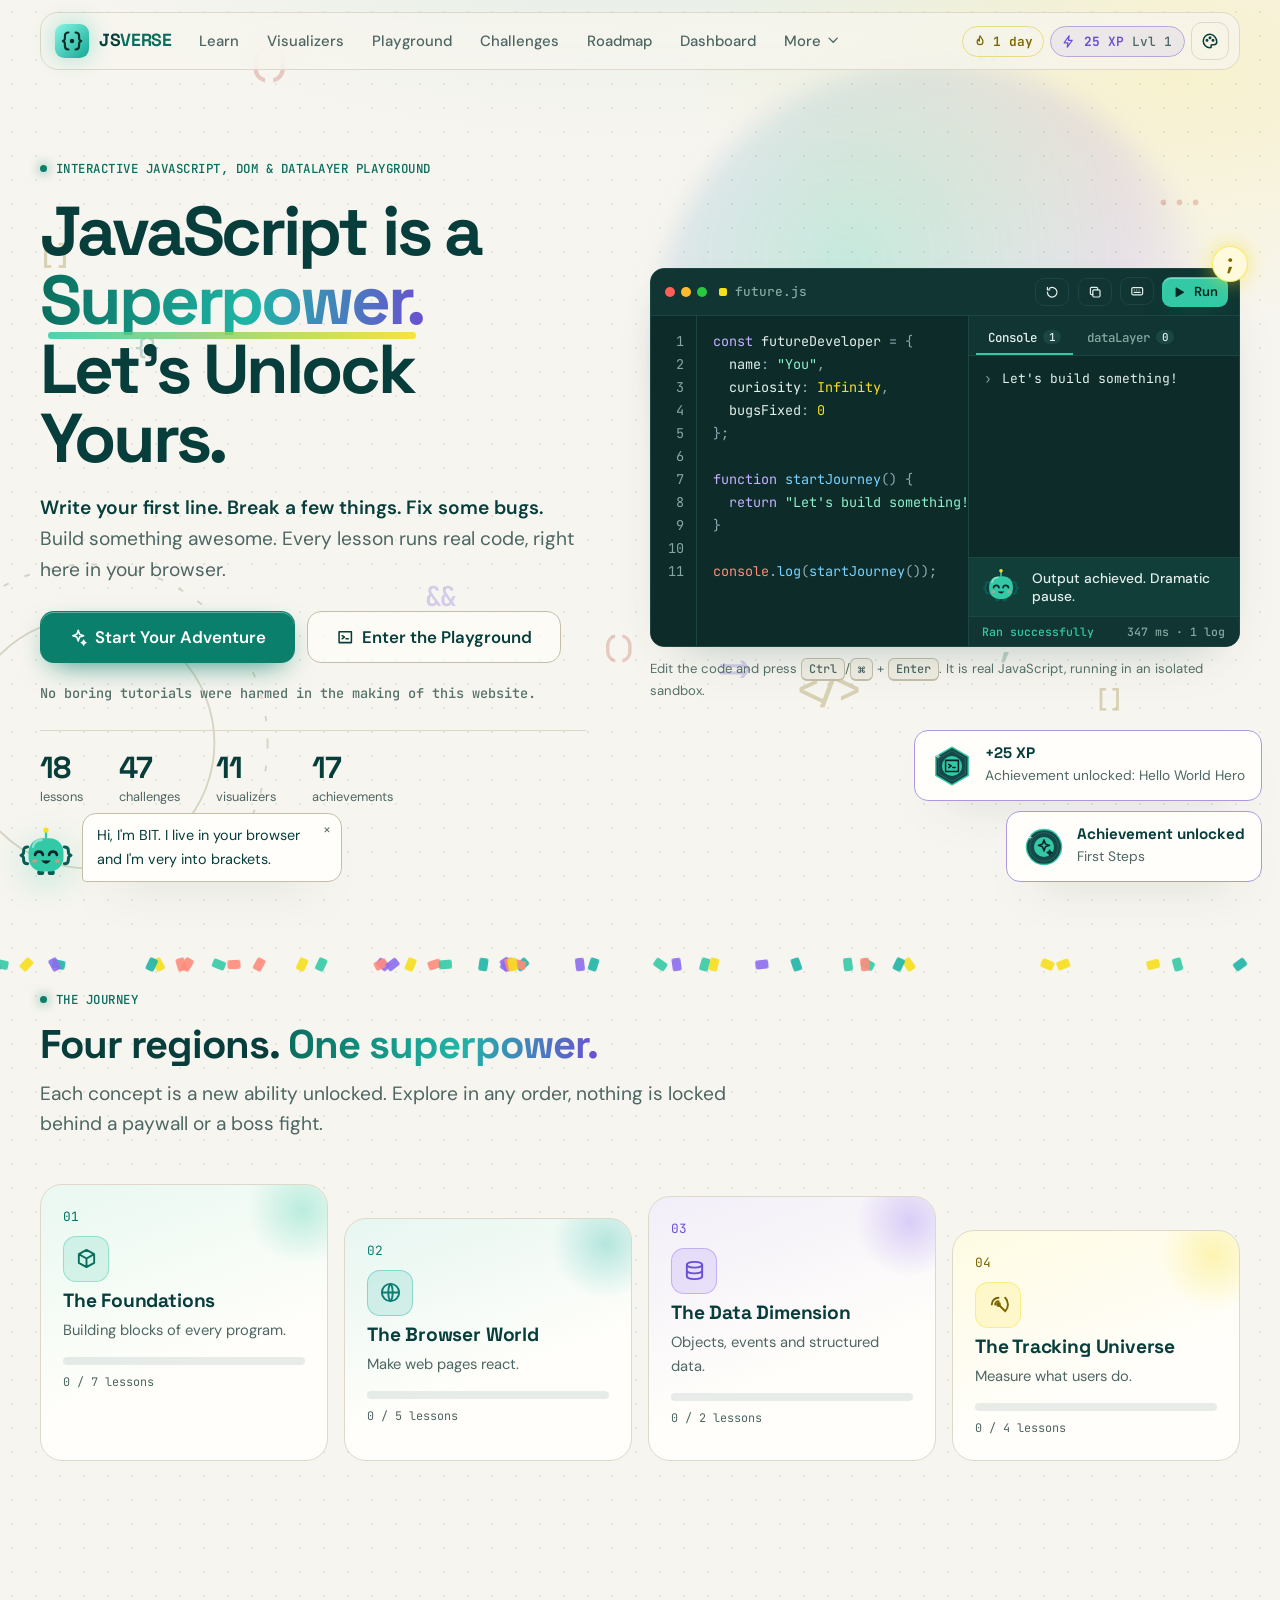
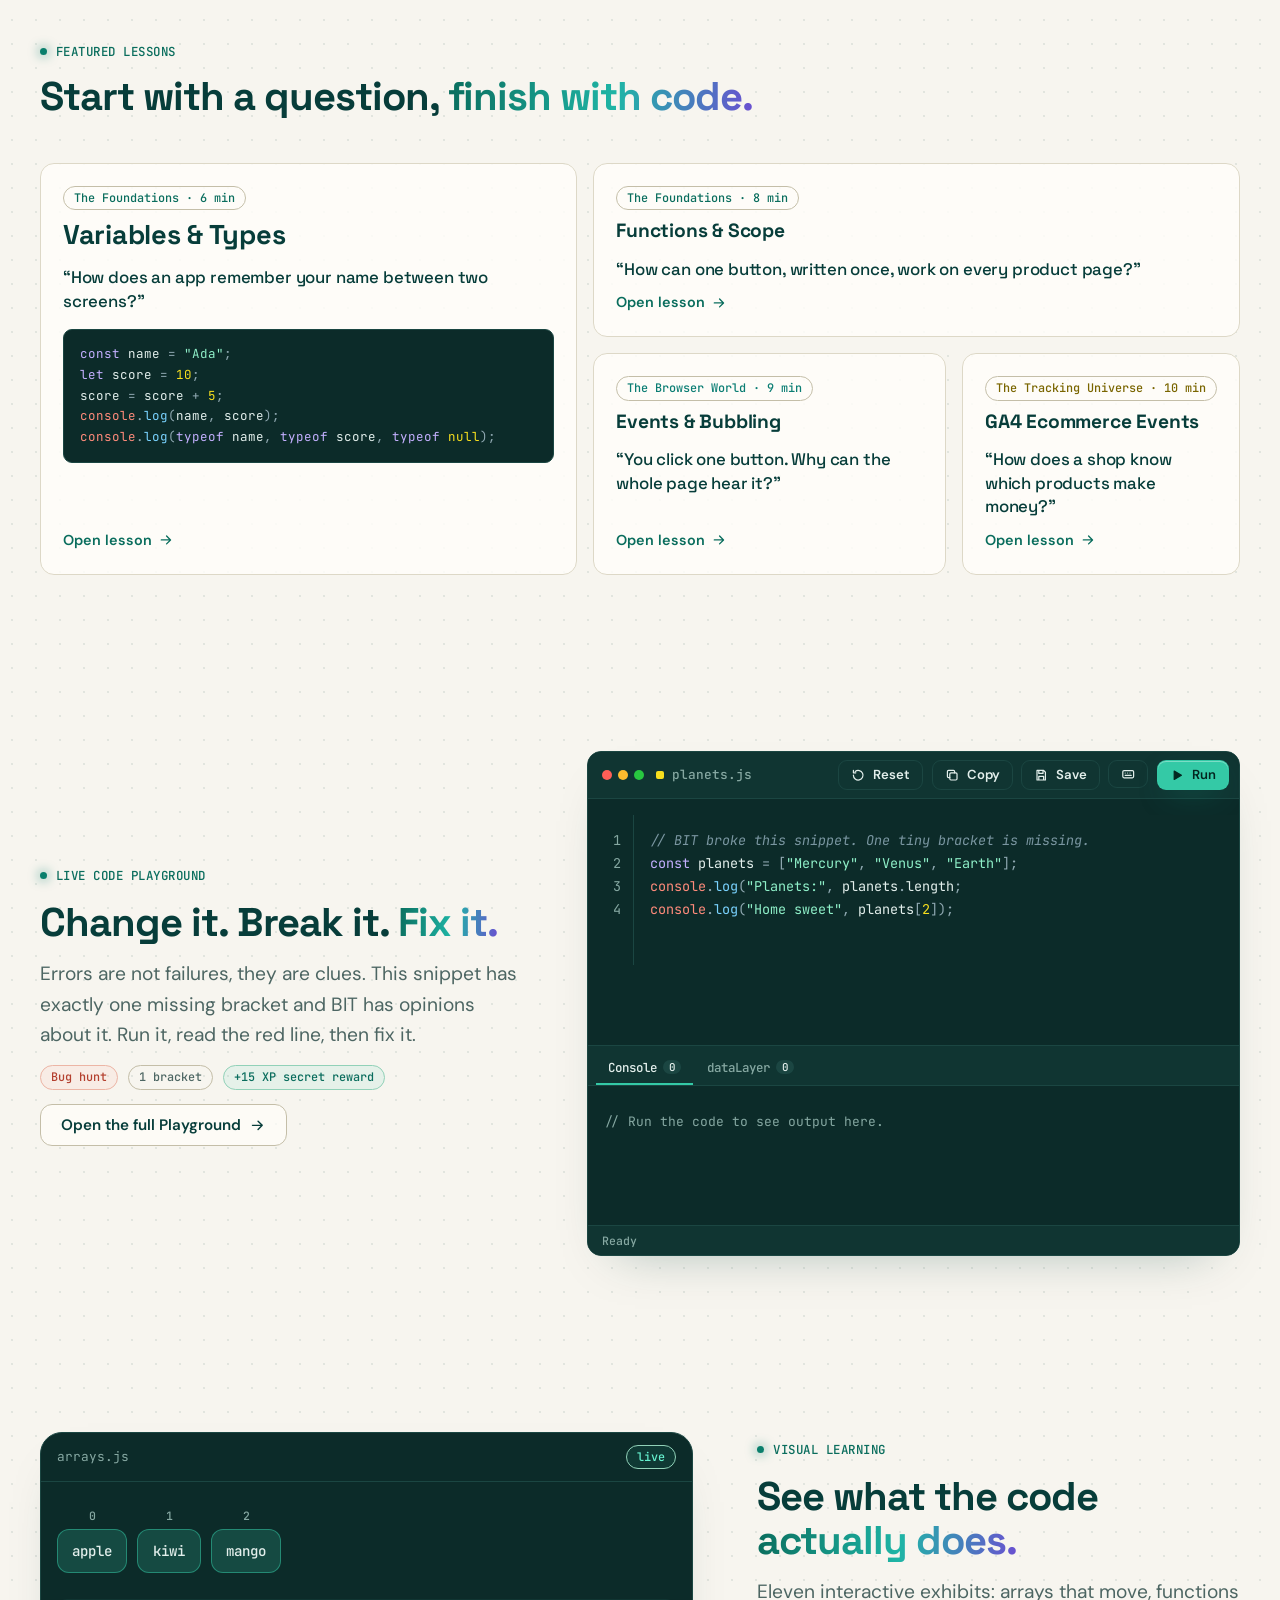
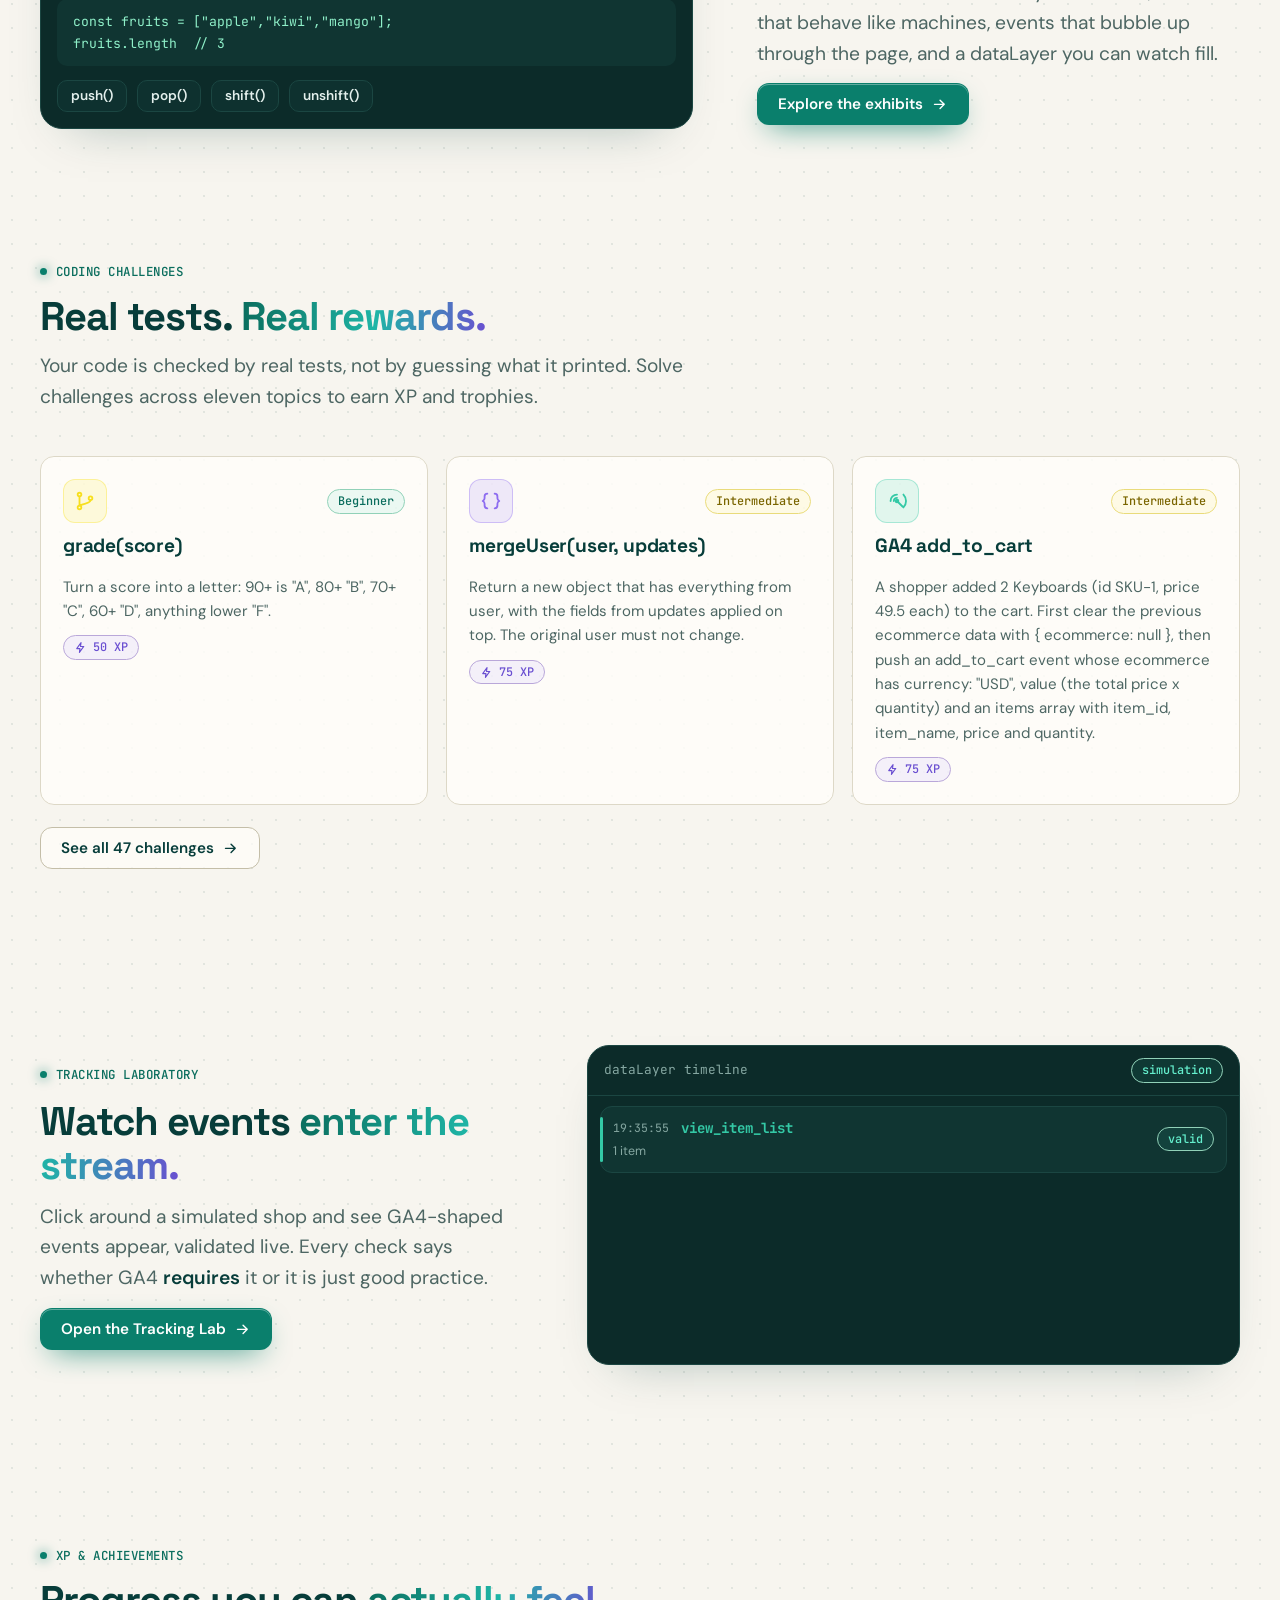
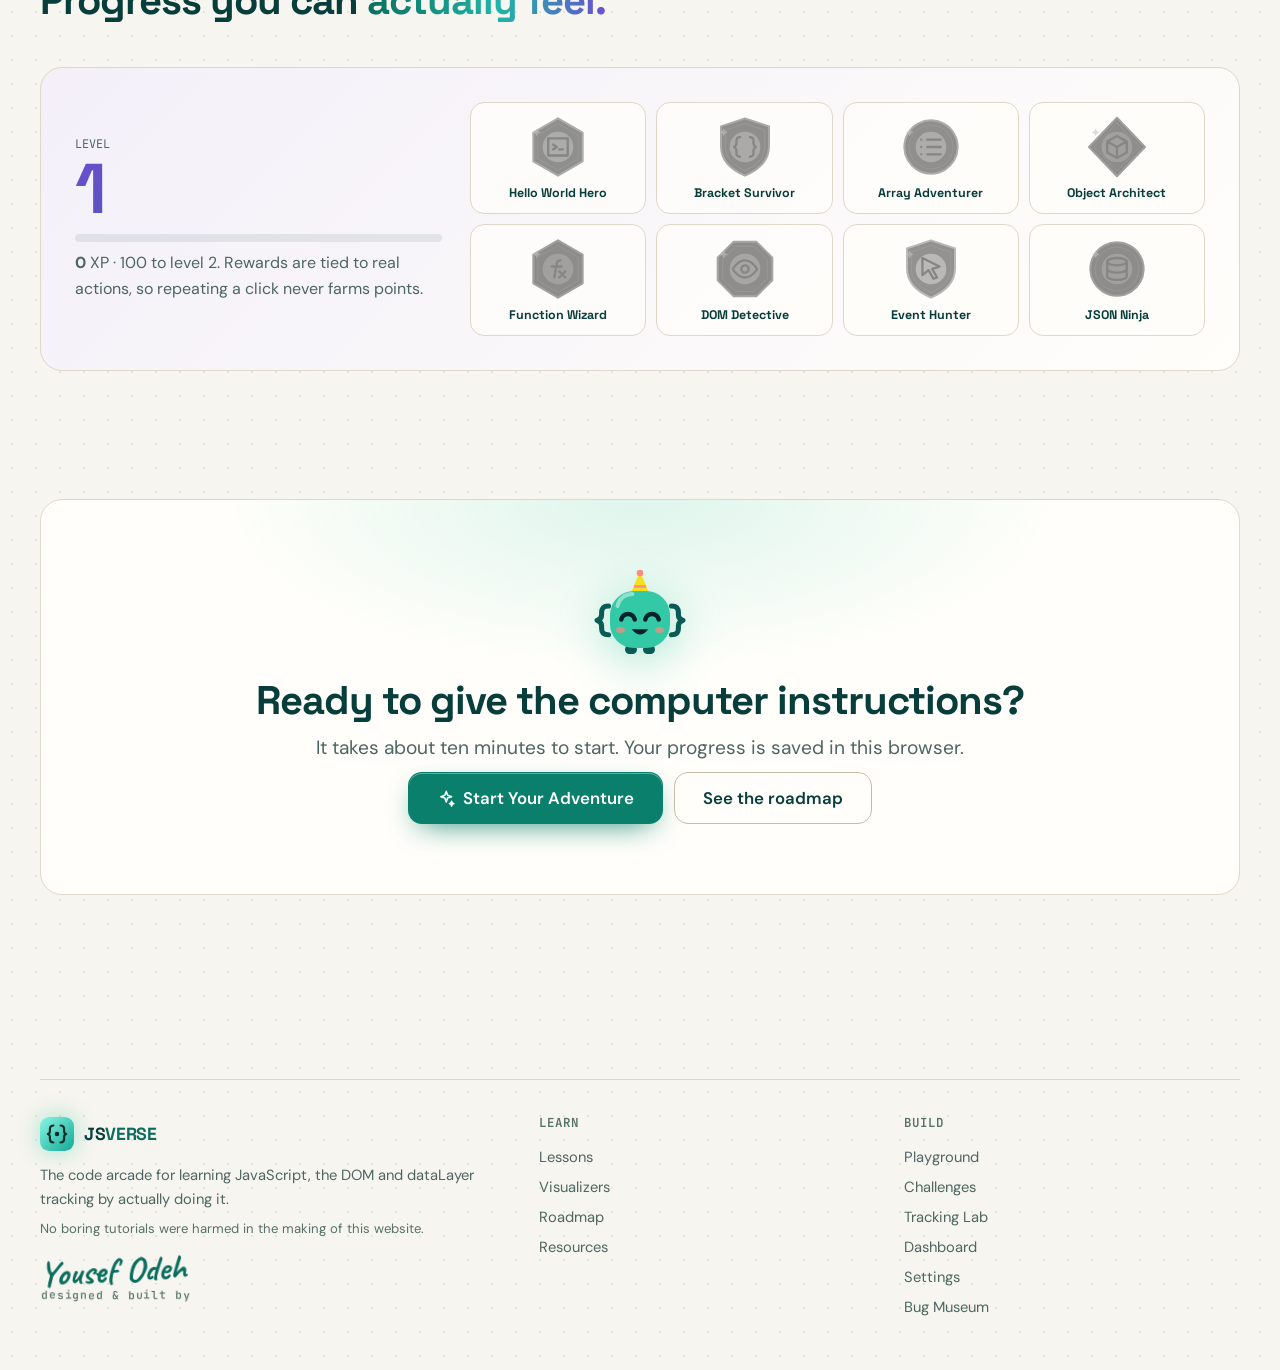
<file: index.html>
<!doctype html>
<html lang="en" class="no-js">
<head>
<meta charset="utf-8">
<meta name="viewport" content="width=device-width,initial-scale=1">
<title>JSVERSE – The Code Arcade for JavaScript</title>
<meta name="author" content="Yousef Odeh">
<meta name="description" content="JSVERSE is an interactive playground for learning JavaScript, the DOM and dataLayer tracking by running real code.">
<meta name="theme-color" content="#08171F">
<script>try{var q=new URLSearchParams(location.search).get('theme'),t=q||JSON.parse(localStorage.getItem('jsverse:theme')||'null');t={dark:'midnight',light:'studio'}[t]||t;if(['midnight','studio','arcade'].indexOf(t)<0)t=matchMedia('(prefers-color-scheme: light)').matches?'studio':'midnight';document.documentElement.dataset.theme=t;var s=JSON.parse(localStorage.getItem('jsverse:settings')||'{}');if(s.motion===false)document.documentElement.dataset.motion='off'}catch(e){document.documentElement.dataset.theme='midnight'}</script>
<link rel="preconnect" href="https://fonts.googleapis.com">
<link rel="preconnect" href="https://fonts.gstatic.com" crossorigin>
<link href="https://fonts.googleapis.com/css2?family=Caveat:wght@700&family=DM+Sans:ital,opsz,wght@0,9..40,400;0,9..40,500;0,9..40,600;0,9..40,700&family=JetBrains+Mono:wght@400;500;600&family=Space+Grotesk:wght@400;500;600;700&display=swap" rel="stylesheet">
<link rel="icon" href="assets/logo.svg" type="image/svg+xml">
<link rel="stylesheet" href="css/main.css">
</head>
<body>
<main id="main" tabindex="-1"></main>
<noscript><p style="padding:2rem;text-align:center">JSVERSE needs JavaScript to run its interactive lessons. Please enable it.</p></noscript>
<script type="module" src="js/pages/index.js"></script>
</body>
</html>
</file>
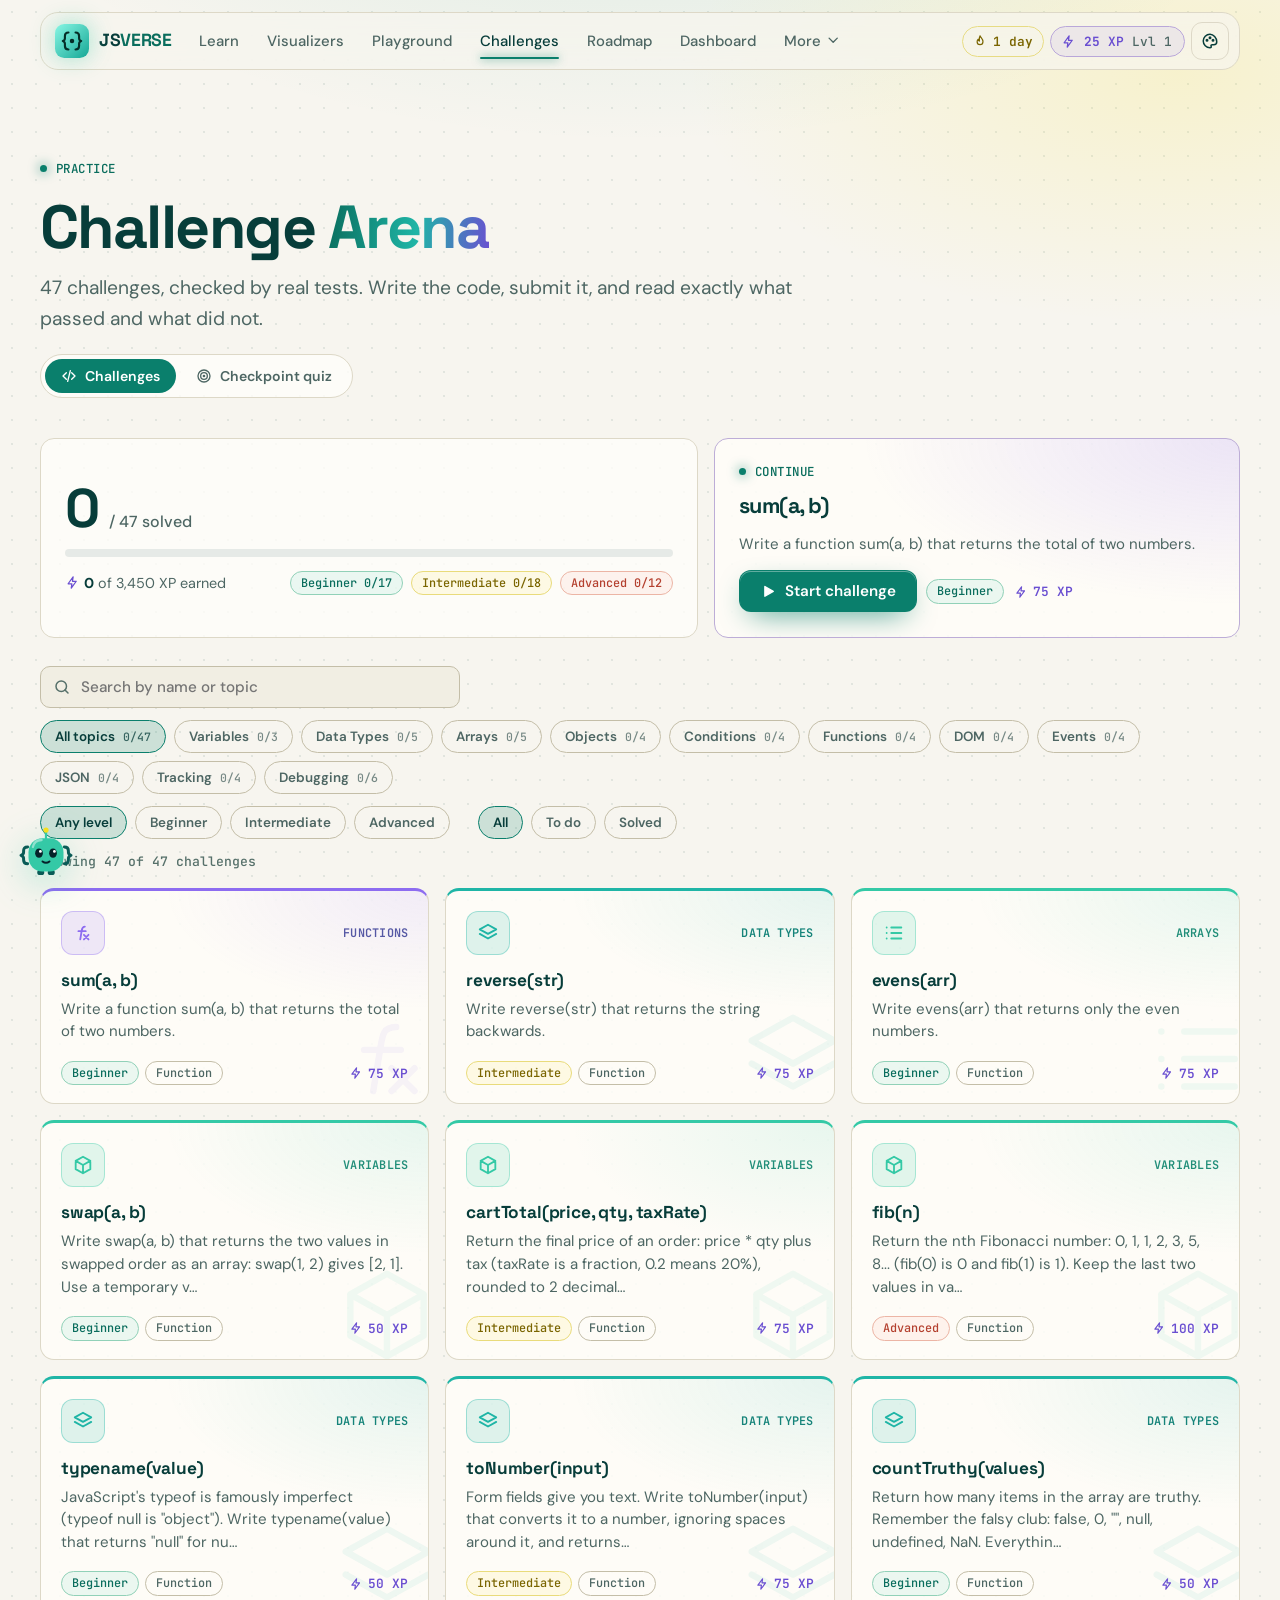
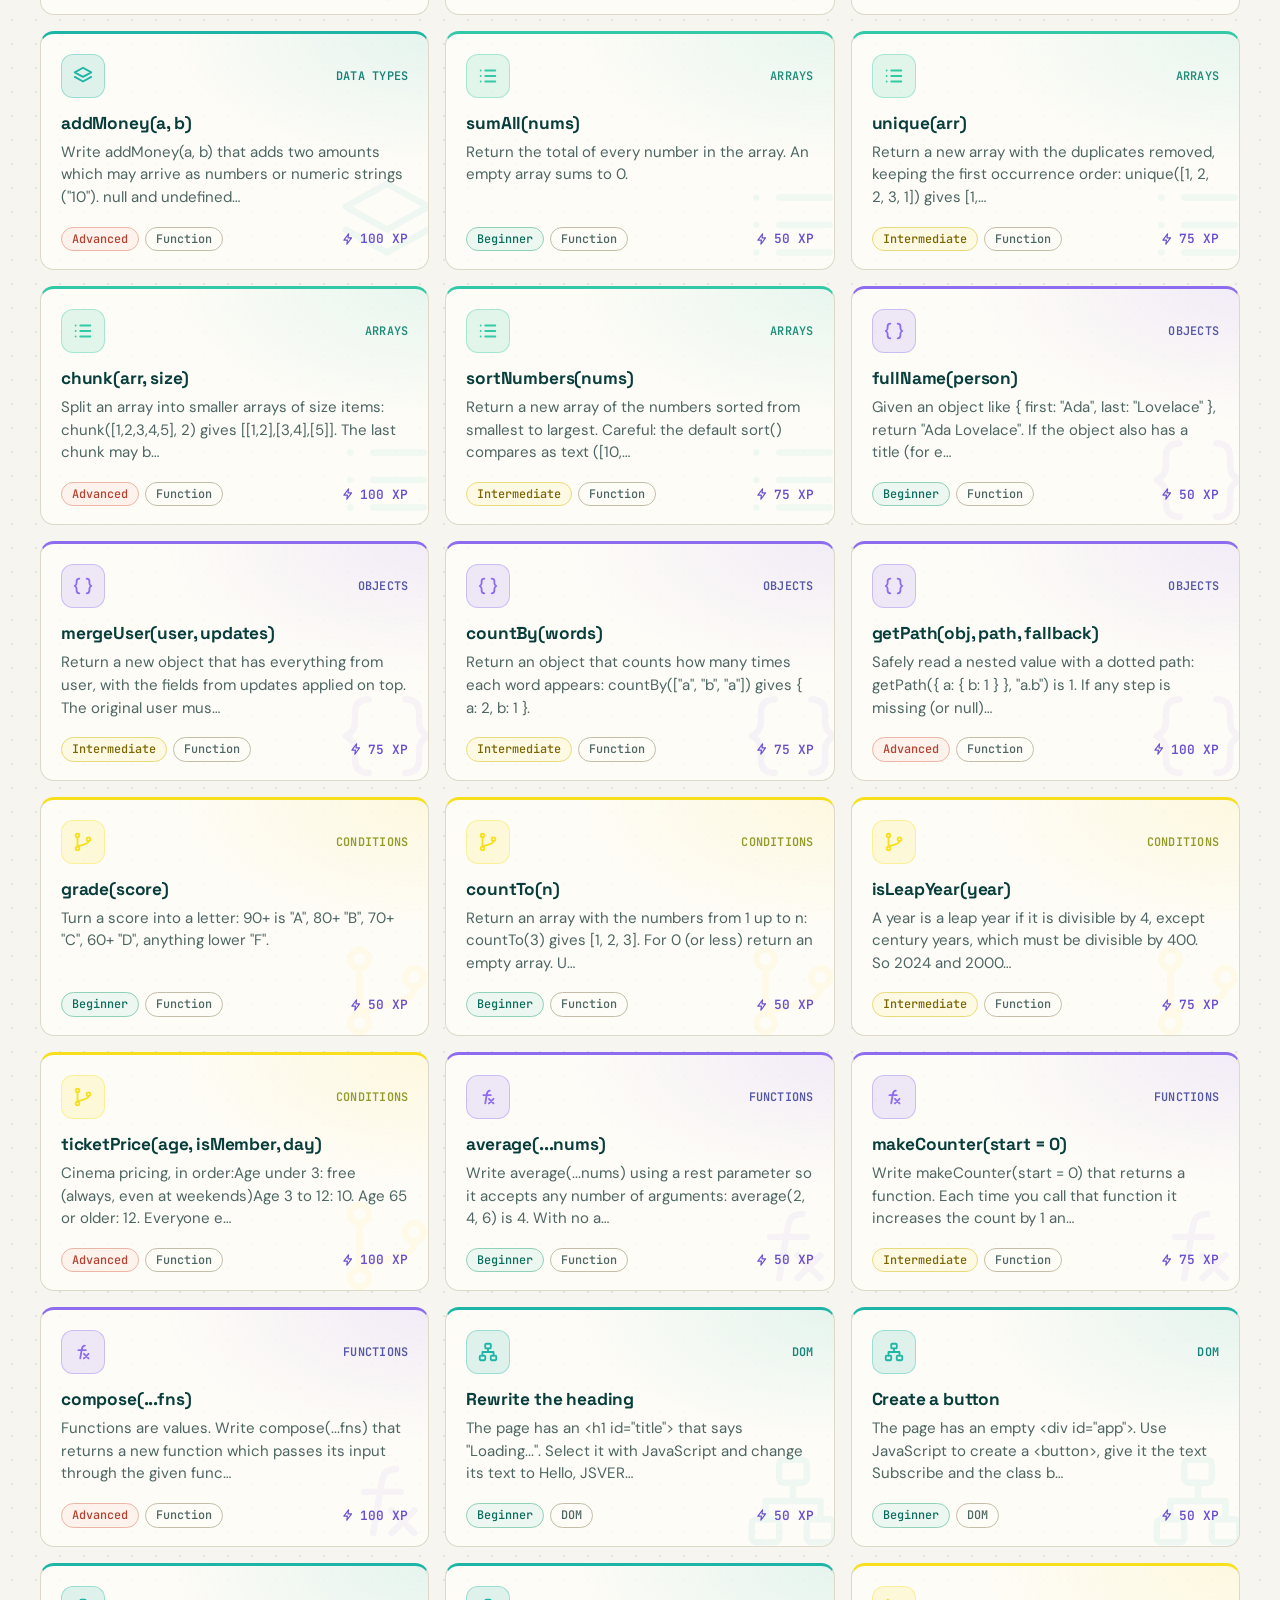
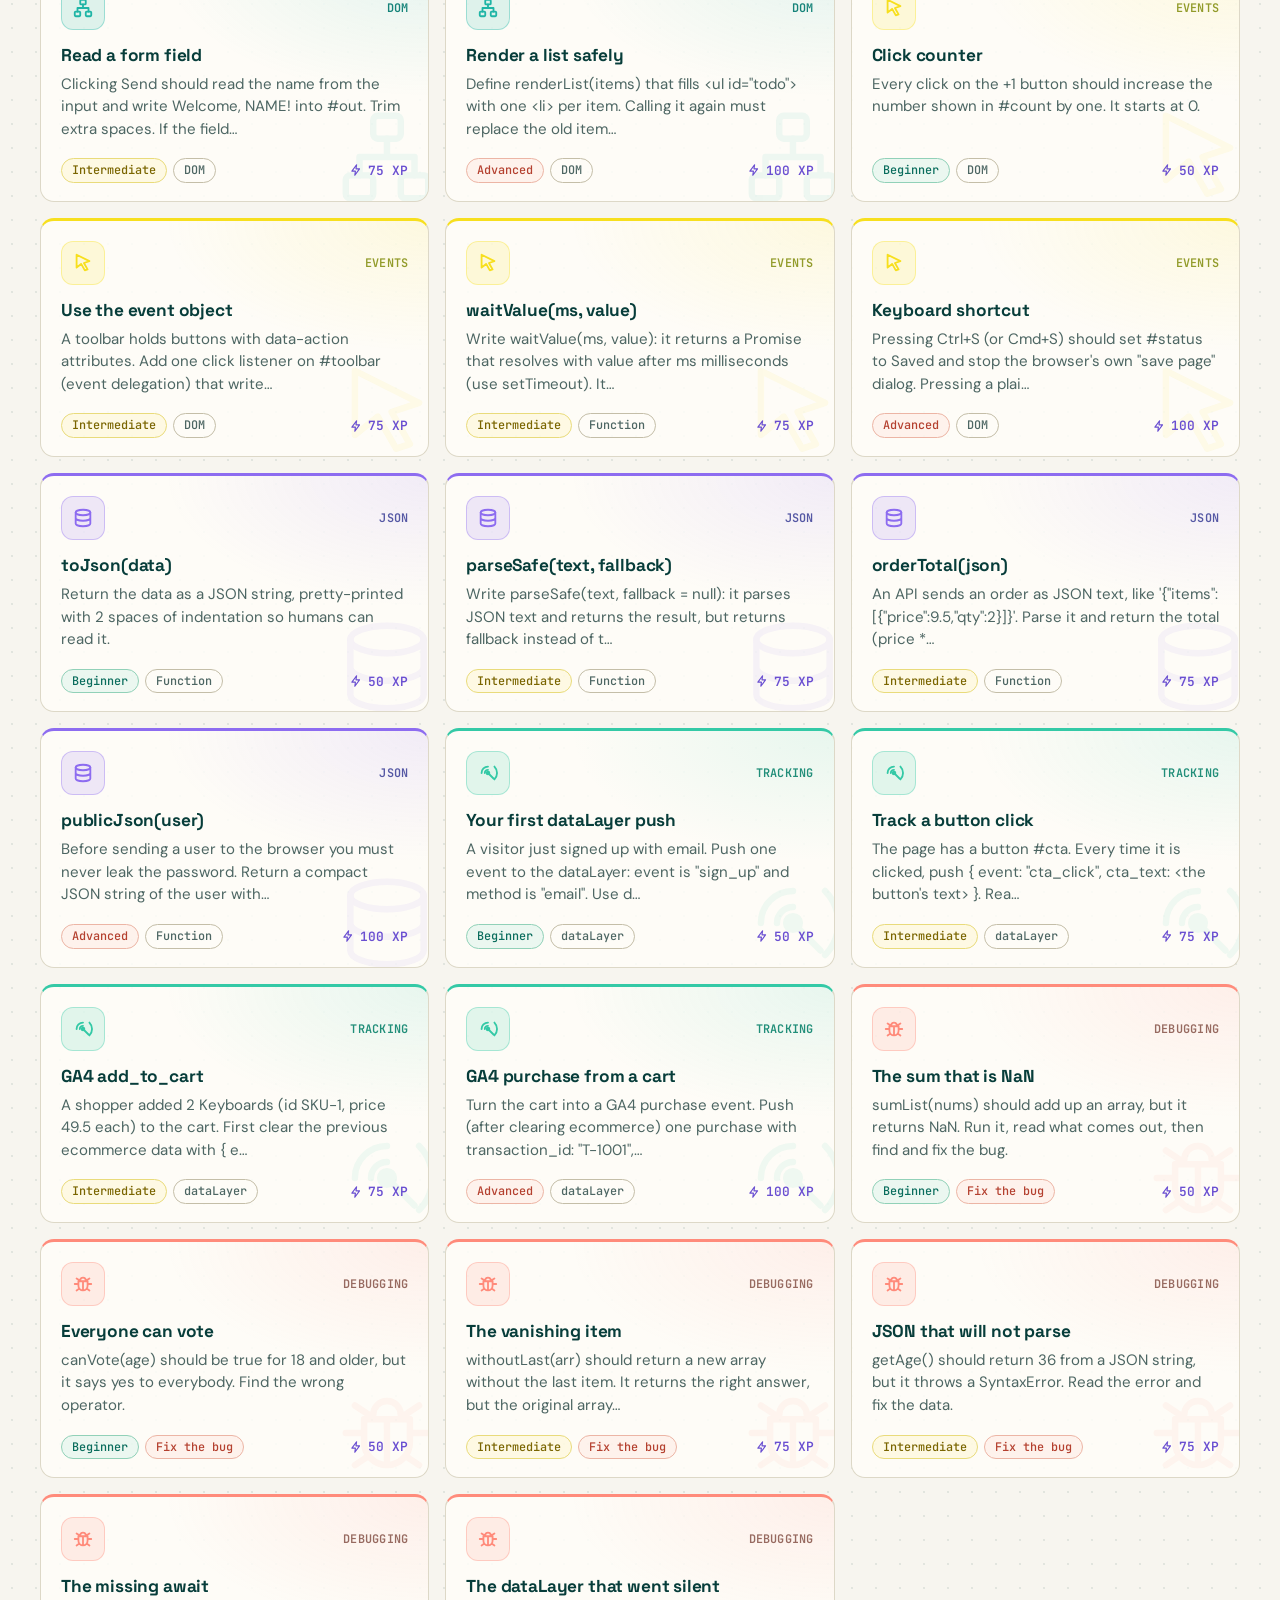
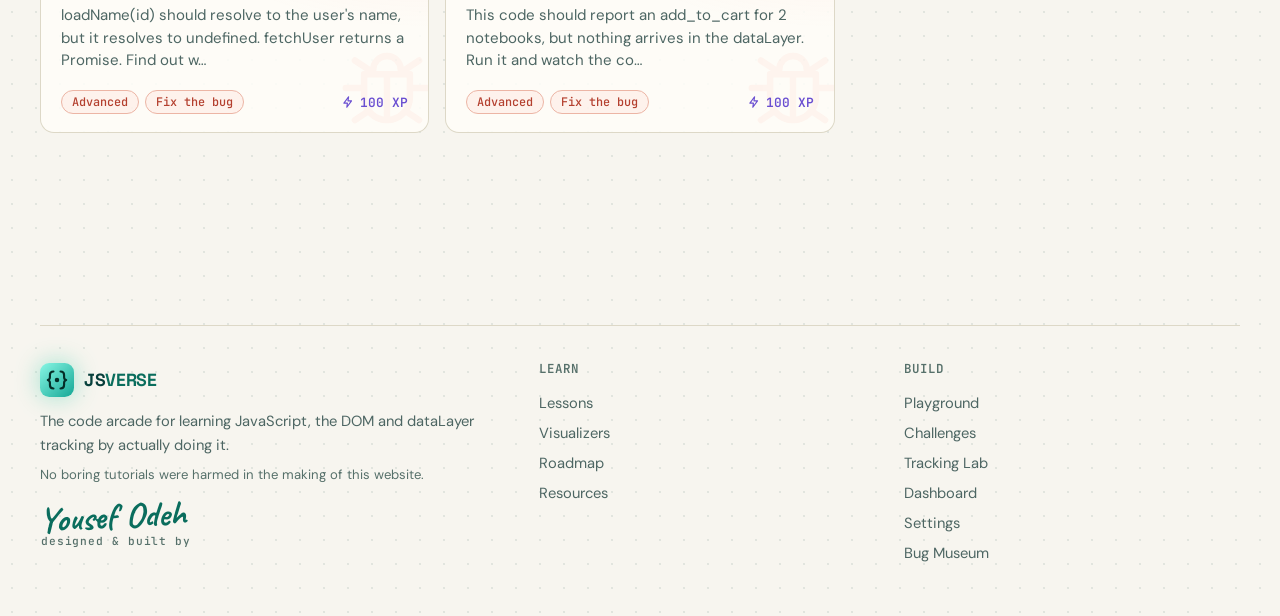
<file: arena.html>
<!doctype html>
<html lang="en" class="no-js">
<head>
<meta charset="utf-8">
<meta name="viewport" content="width=device-width,initial-scale=1">
<title>Challenges – JSVERSE</title>
<meta name="author" content="Yousef Odeh">
<meta name="description" content="JSVERSE is an interactive playground for learning JavaScript, the DOM and dataLayer tracking by running real code.">
<meta name="theme-color" content="#08171F">
<script>try{var q=new URLSearchParams(location.search).get('theme'),t=q||JSON.parse(localStorage.getItem('jsverse:theme')||'null');t={dark:'midnight',light:'studio'}[t]||t;if(['midnight','studio','arcade'].indexOf(t)<0)t=matchMedia('(prefers-color-scheme: light)').matches?'studio':'midnight';document.documentElement.dataset.theme=t;var s=JSON.parse(localStorage.getItem('jsverse:settings')||'{}');if(s.motion===false)document.documentElement.dataset.motion='off'}catch(e){document.documentElement.dataset.theme='midnight'}</script>
<link rel="preconnect" href="https://fonts.googleapis.com">
<link rel="preconnect" href="https://fonts.gstatic.com" crossorigin>
<link href="https://fonts.googleapis.com/css2?family=Caveat:wght@700&family=DM+Sans:ital,opsz,wght@0,9..40,400;0,9..40,500;0,9..40,600;0,9..40,700&family=JetBrains+Mono:wght@400;500;600&family=Space+Grotesk:wght@400;500;600;700&display=swap" rel="stylesheet">
<link rel="icon" href="assets/logo.svg" type="image/svg+xml">
<link rel="stylesheet" href="css/main.css">
</head>
<body>
<main id="main" tabindex="-1"></main>
<noscript><p style="padding:2rem;text-align:center">JSVERSE needs JavaScript to run its interactive lessons. Please enable it.</p></noscript>
<script type="module" src="js/pages/arena.js"></script>
</body>
</html>
</file>
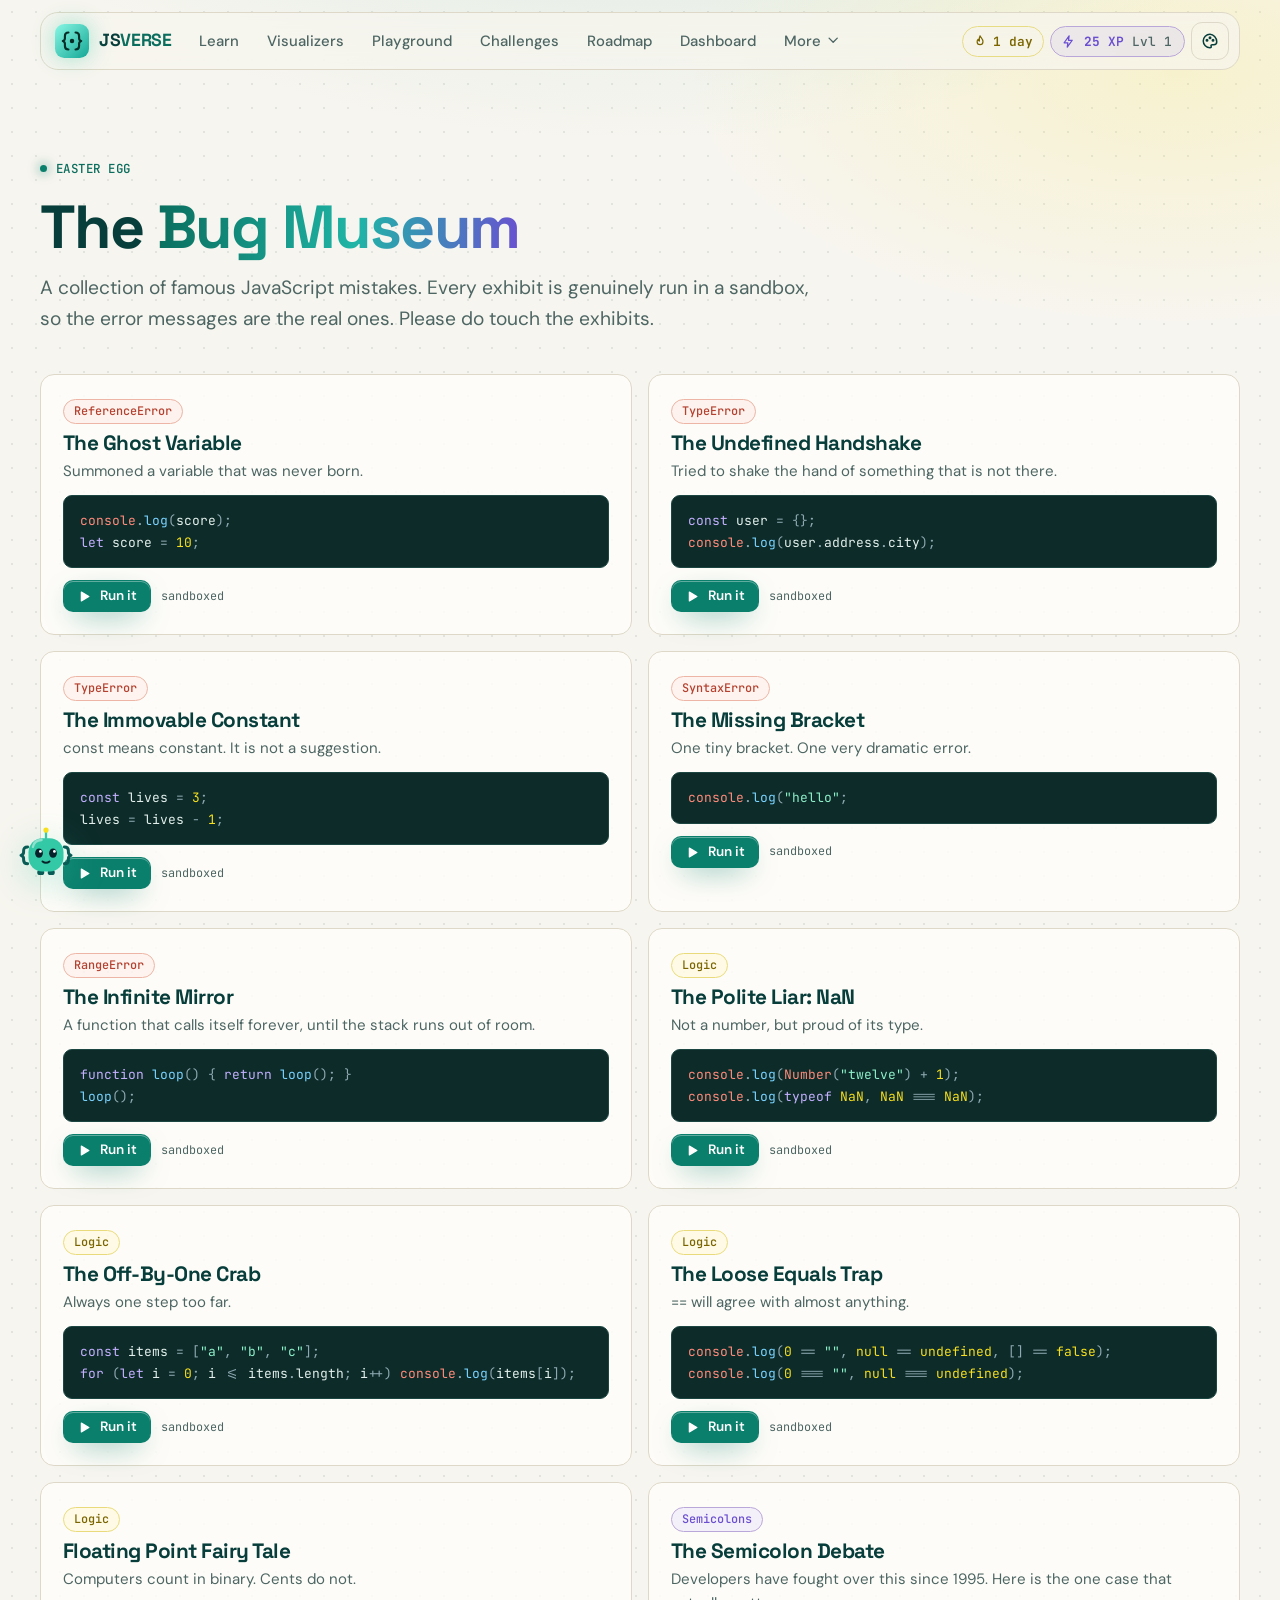
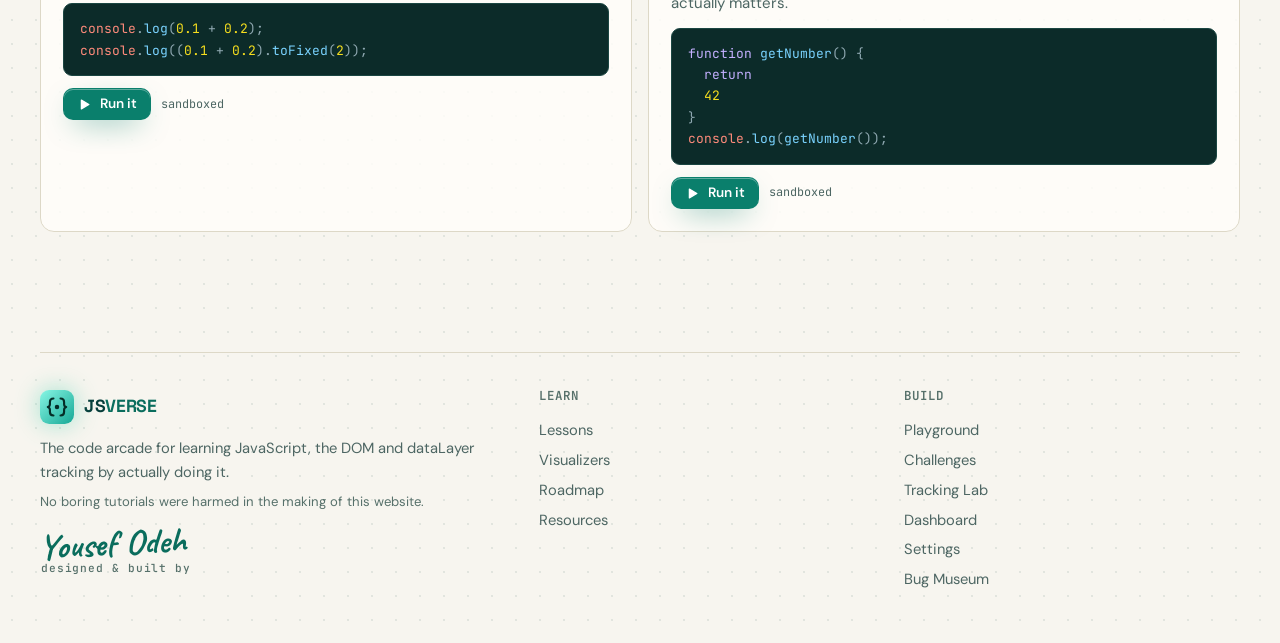
<file: bugs.html>
<!doctype html>
<html lang="en" class="no-js">
<head>
<meta charset="utf-8">
<meta name="viewport" content="width=device-width,initial-scale=1">
<title>The Bug Museum – JSVERSE</title>
<meta name="author" content="Yousef Odeh">
<meta name="description" content="JSVERSE is an interactive playground for learning JavaScript, the DOM and dataLayer tracking by running real code.">
<meta name="theme-color" content="#08171F">
<script>try{var q=new URLSearchParams(location.search).get('theme'),t=q||JSON.parse(localStorage.getItem('jsverse:theme')||'null');t={dark:'midnight',light:'studio'}[t]||t;if(['midnight','studio','arcade'].indexOf(t)<0)t=matchMedia('(prefers-color-scheme: light)').matches?'studio':'midnight';document.documentElement.dataset.theme=t;var s=JSON.parse(localStorage.getItem('jsverse:settings')||'{}');if(s.motion===false)document.documentElement.dataset.motion='off'}catch(e){document.documentElement.dataset.theme='midnight'}</script>
<link rel="preconnect" href="https://fonts.googleapis.com">
<link rel="preconnect" href="https://fonts.gstatic.com" crossorigin>
<link href="https://fonts.googleapis.com/css2?family=Caveat:wght@700&family=DM+Sans:ital,opsz,wght@0,9..40,400;0,9..40,500;0,9..40,600;0,9..40,700&family=JetBrains+Mono:wght@400;500;600&family=Space+Grotesk:wght@400;500;600;700&display=swap" rel="stylesheet">
<link rel="icon" href="assets/logo.svg" type="image/svg+xml">
<link rel="stylesheet" href="css/main.css">
</head>
<body>
<main id="main" tabindex="-1"></main>
<noscript><p style="padding:2rem;text-align:center">JSVERSE needs JavaScript to run its interactive lessons. Please enable it.</p></noscript>
<script type="module" src="js/pages/bugs.js"></script>
</body>
</html>
</file>
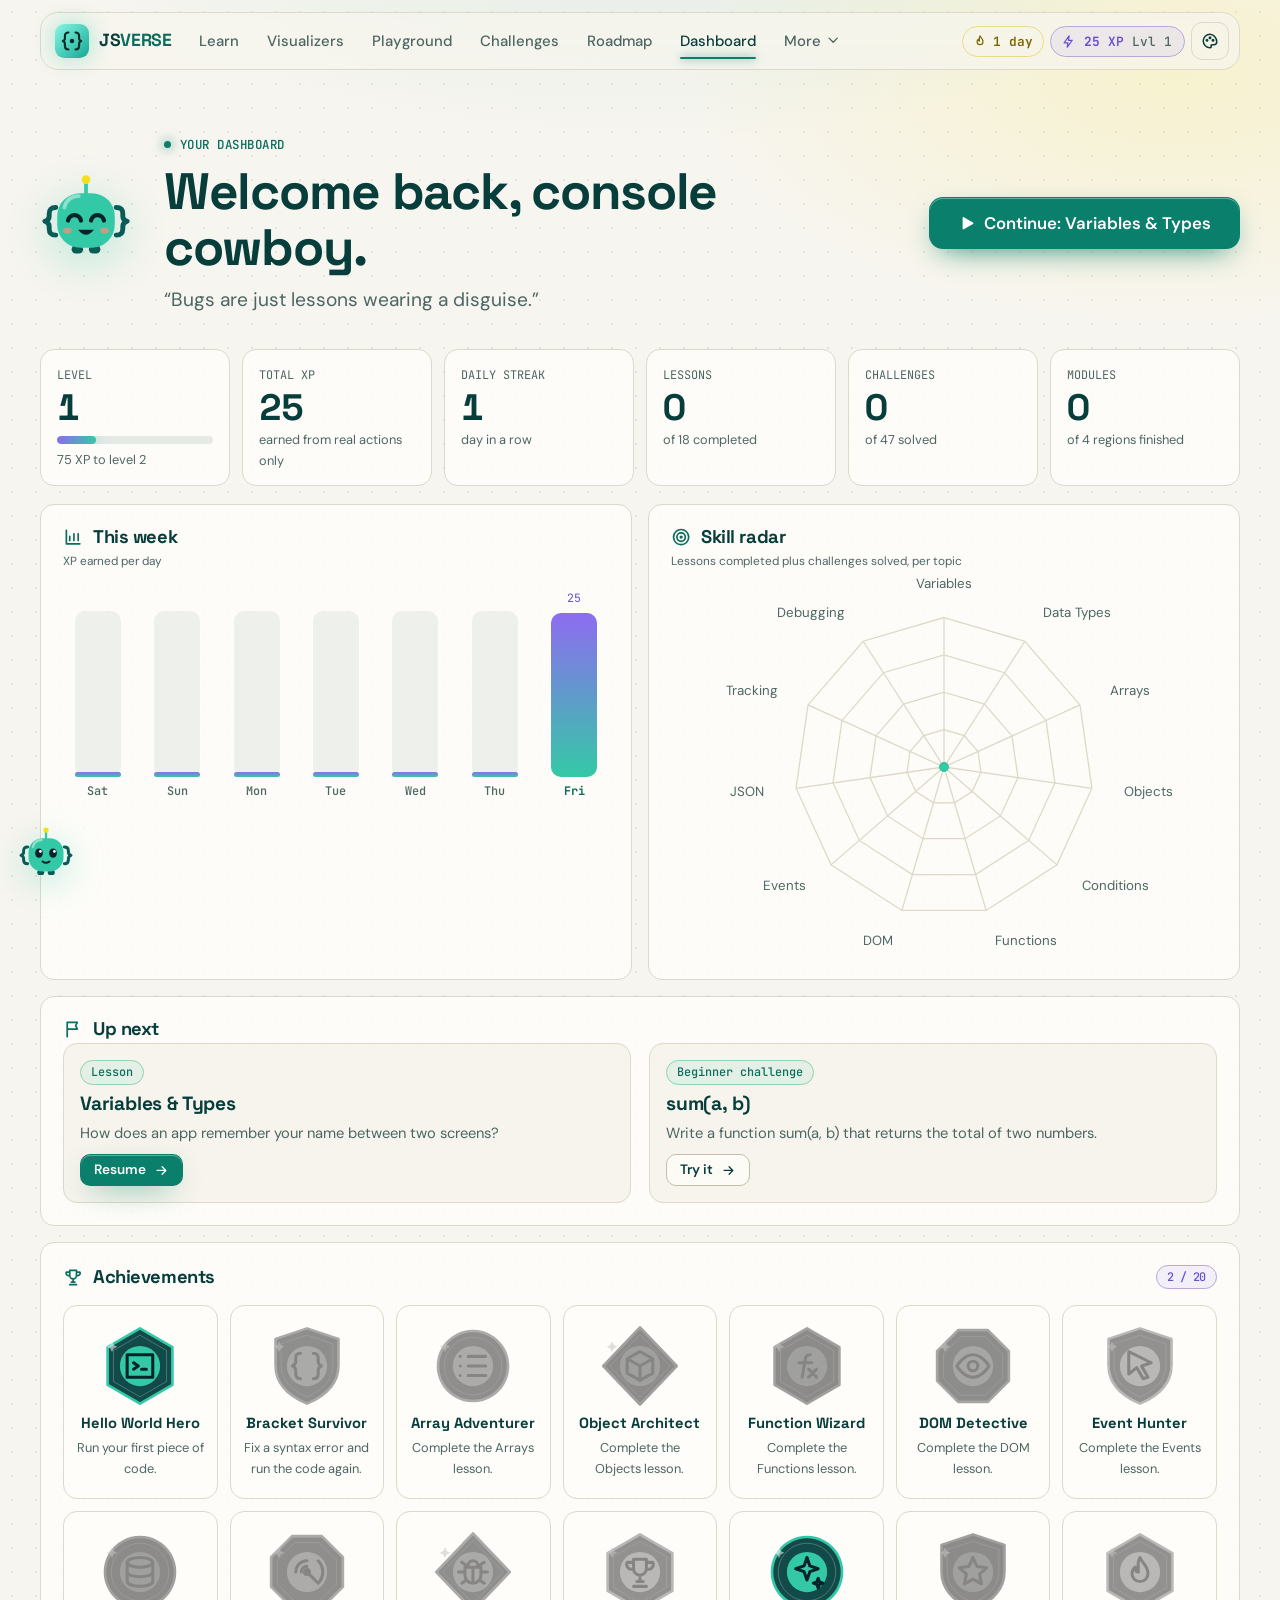
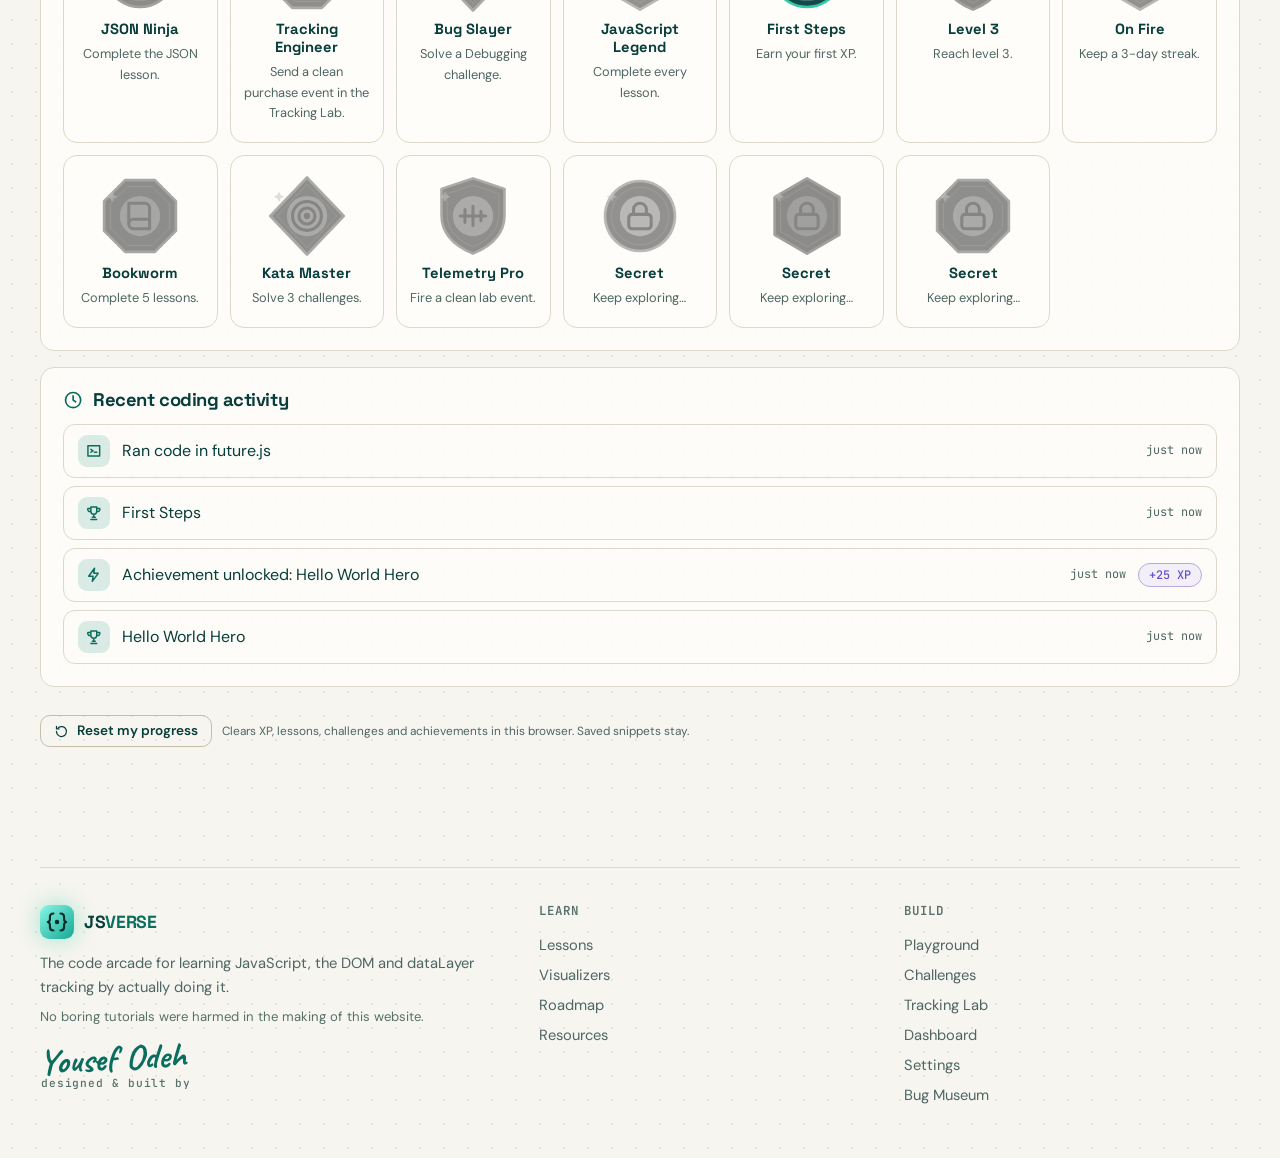
<file: dashboard.html>
<!doctype html>
<html lang="en" class="no-js">
<head>
<meta charset="utf-8">
<meta name="viewport" content="width=device-width,initial-scale=1">
<title>Dashboard – JSVERSE</title>
<meta name="author" content="Yousef Odeh">
<meta name="description" content="JSVERSE is an interactive playground for learning JavaScript, the DOM and dataLayer tracking by running real code.">
<meta name="theme-color" content="#08171F">
<script>try{var q=new URLSearchParams(location.search).get('theme'),t=q||JSON.parse(localStorage.getItem('jsverse:theme')||'null');t={dark:'midnight',light:'studio'}[t]||t;if(['midnight','studio','arcade'].indexOf(t)<0)t=matchMedia('(prefers-color-scheme: light)').matches?'studio':'midnight';document.documentElement.dataset.theme=t;var s=JSON.parse(localStorage.getItem('jsverse:settings')||'{}');if(s.motion===false)document.documentElement.dataset.motion='off'}catch(e){document.documentElement.dataset.theme='midnight'}</script>
<link rel="preconnect" href="https://fonts.googleapis.com">
<link rel="preconnect" href="https://fonts.gstatic.com" crossorigin>
<link href="https://fonts.googleapis.com/css2?family=Caveat:wght@700&family=DM+Sans:ital,opsz,wght@0,9..40,400;0,9..40,500;0,9..40,600;0,9..40,700&family=JetBrains+Mono:wght@400;500;600&family=Space+Grotesk:wght@400;500;600;700&display=swap" rel="stylesheet">
<link rel="icon" href="assets/logo.svg" type="image/svg+xml">
<link rel="stylesheet" href="css/main.css">
</head>
<body>
<main id="main" tabindex="-1"></main>
<noscript><p style="padding:2rem;text-align:center">JSVERSE needs JavaScript to run its interactive lessons. Please enable it.</p></noscript>
<script type="module" src="js/pages/dashboard.js"></script>
</body>
</html>
</file>
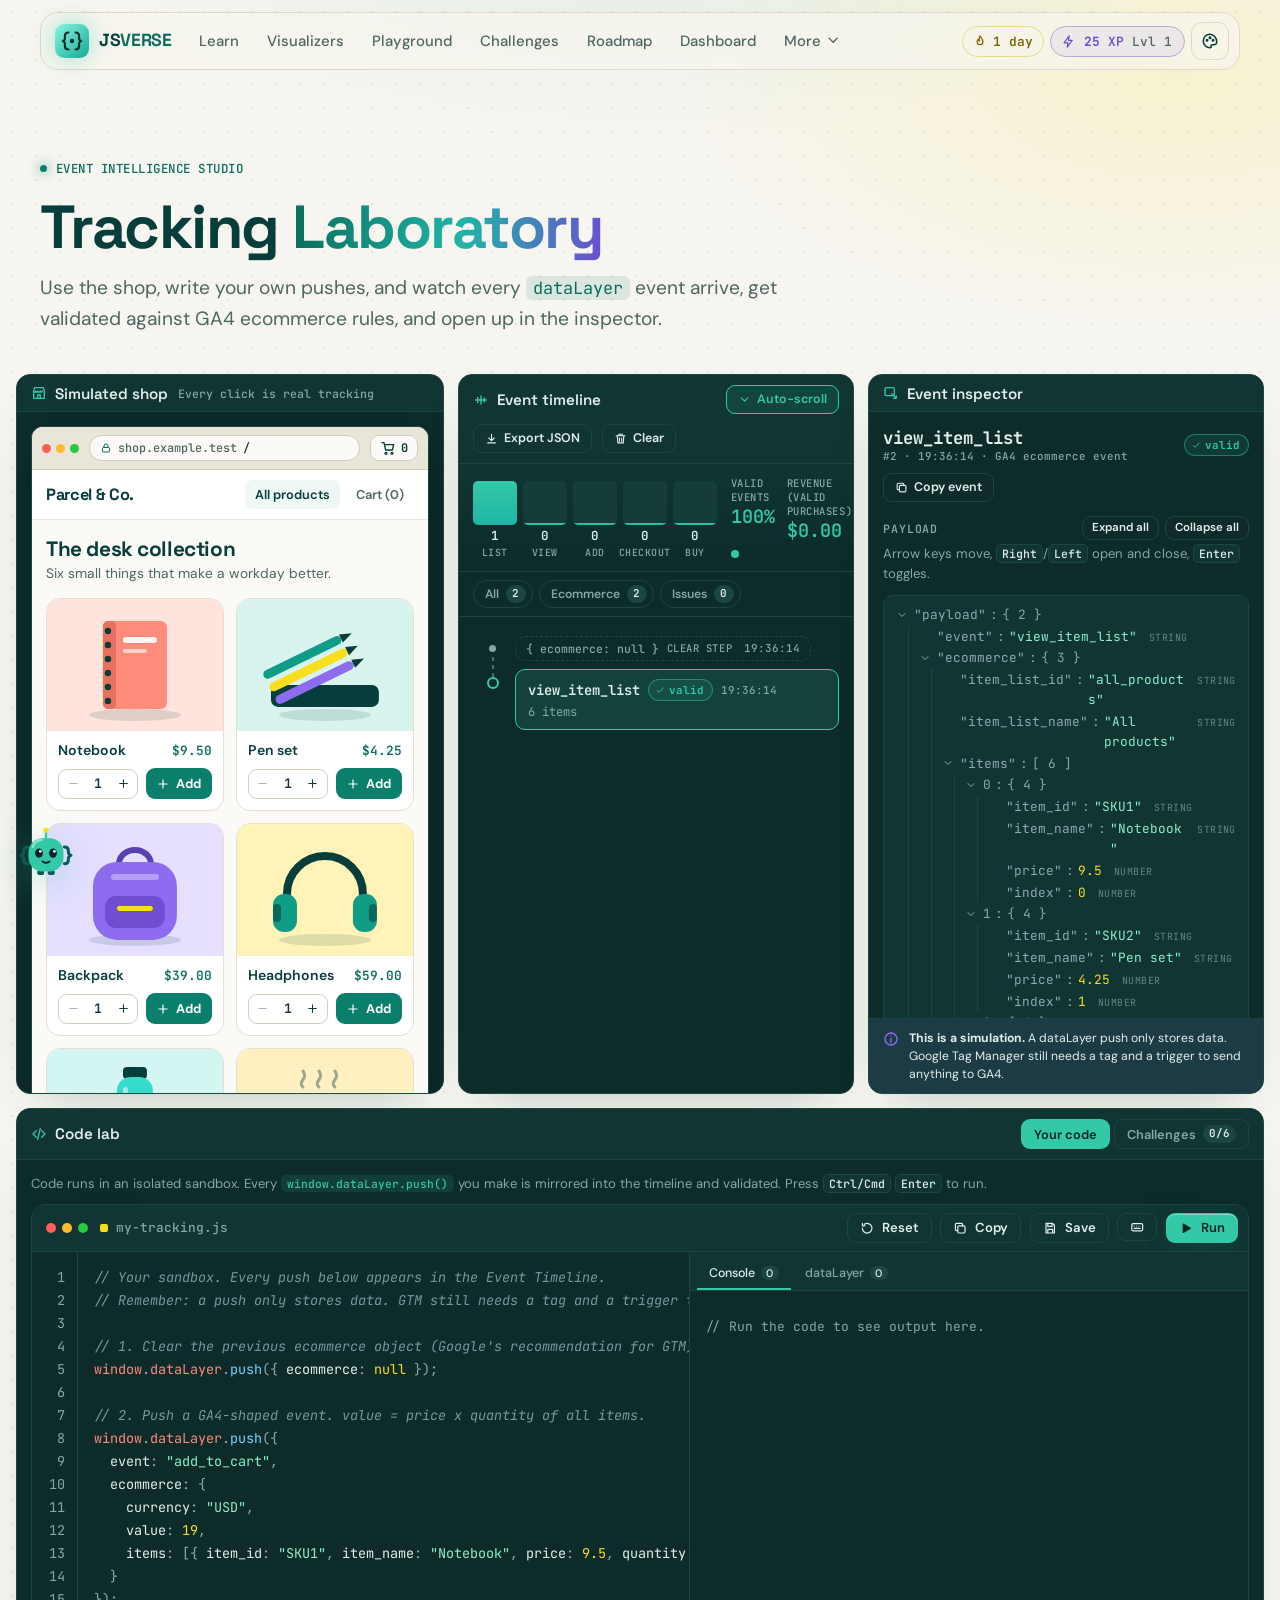
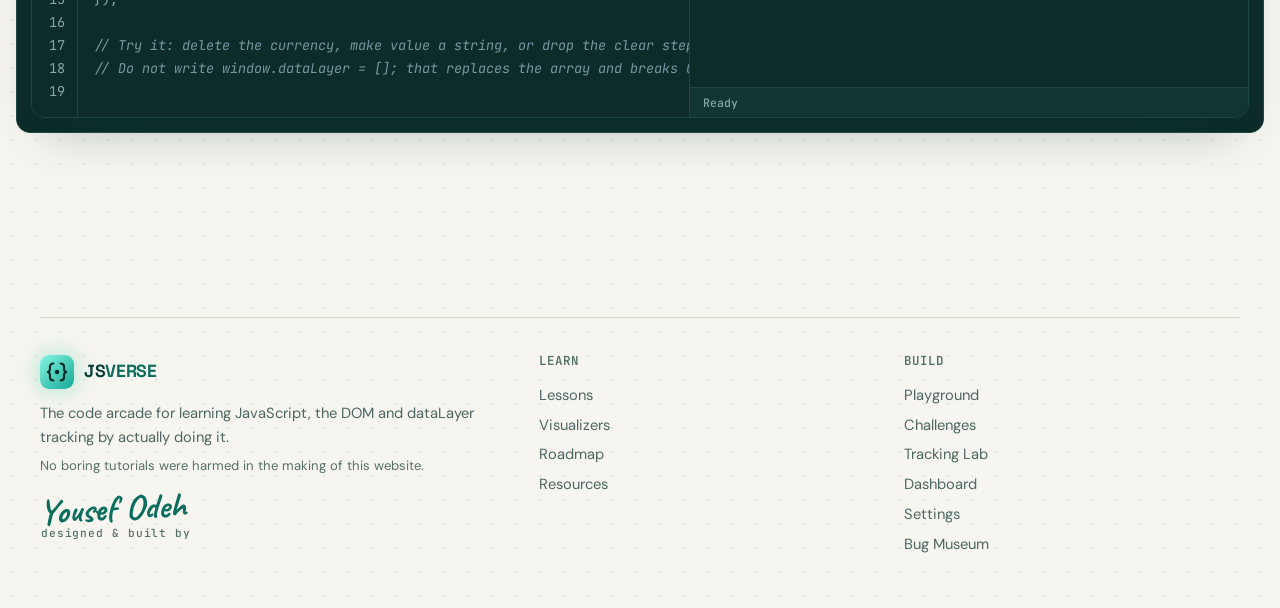
<file: lab.html>
<!doctype html>
<html lang="en" class="no-js">
<head>
<meta charset="utf-8">
<meta name="viewport" content="width=device-width,initial-scale=1">
<title>Tracking Lab – JSVERSE</title>
<meta name="author" content="Yousef Odeh">
<meta name="description" content="JSVERSE is an interactive playground for learning JavaScript, the DOM and dataLayer tracking by running real code.">
<meta name="theme-color" content="#08171F">
<script>try{var q=new URLSearchParams(location.search).get('theme'),t=q||JSON.parse(localStorage.getItem('jsverse:theme')||'null');t={dark:'midnight',light:'studio'}[t]||t;if(['midnight','studio','arcade'].indexOf(t)<0)t=matchMedia('(prefers-color-scheme: light)').matches?'studio':'midnight';document.documentElement.dataset.theme=t;var s=JSON.parse(localStorage.getItem('jsverse:settings')||'{}');if(s.motion===false)document.documentElement.dataset.motion='off'}catch(e){document.documentElement.dataset.theme='midnight'}</script>
<link rel="preconnect" href="https://fonts.googleapis.com">
<link rel="preconnect" href="https://fonts.gstatic.com" crossorigin>
<link href="https://fonts.googleapis.com/css2?family=Caveat:wght@700&family=DM+Sans:ital,opsz,wght@0,9..40,400;0,9..40,500;0,9..40,600;0,9..40,700&family=JetBrains+Mono:wght@400;500;600&family=Space+Grotesk:wght@400;500;600;700&display=swap" rel="stylesheet">
<link rel="icon" href="assets/logo.svg" type="image/svg+xml">
<link rel="stylesheet" href="css/main.css">
</head>
<body>
<main id="main" tabindex="-1"></main>
<noscript><p style="padding:2rem;text-align:center">JSVERSE needs JavaScript to run its interactive lessons. Please enable it.</p></noscript>
<script type="module" src="js/pages/lab.js"></script>
</body>
</html>
</file>
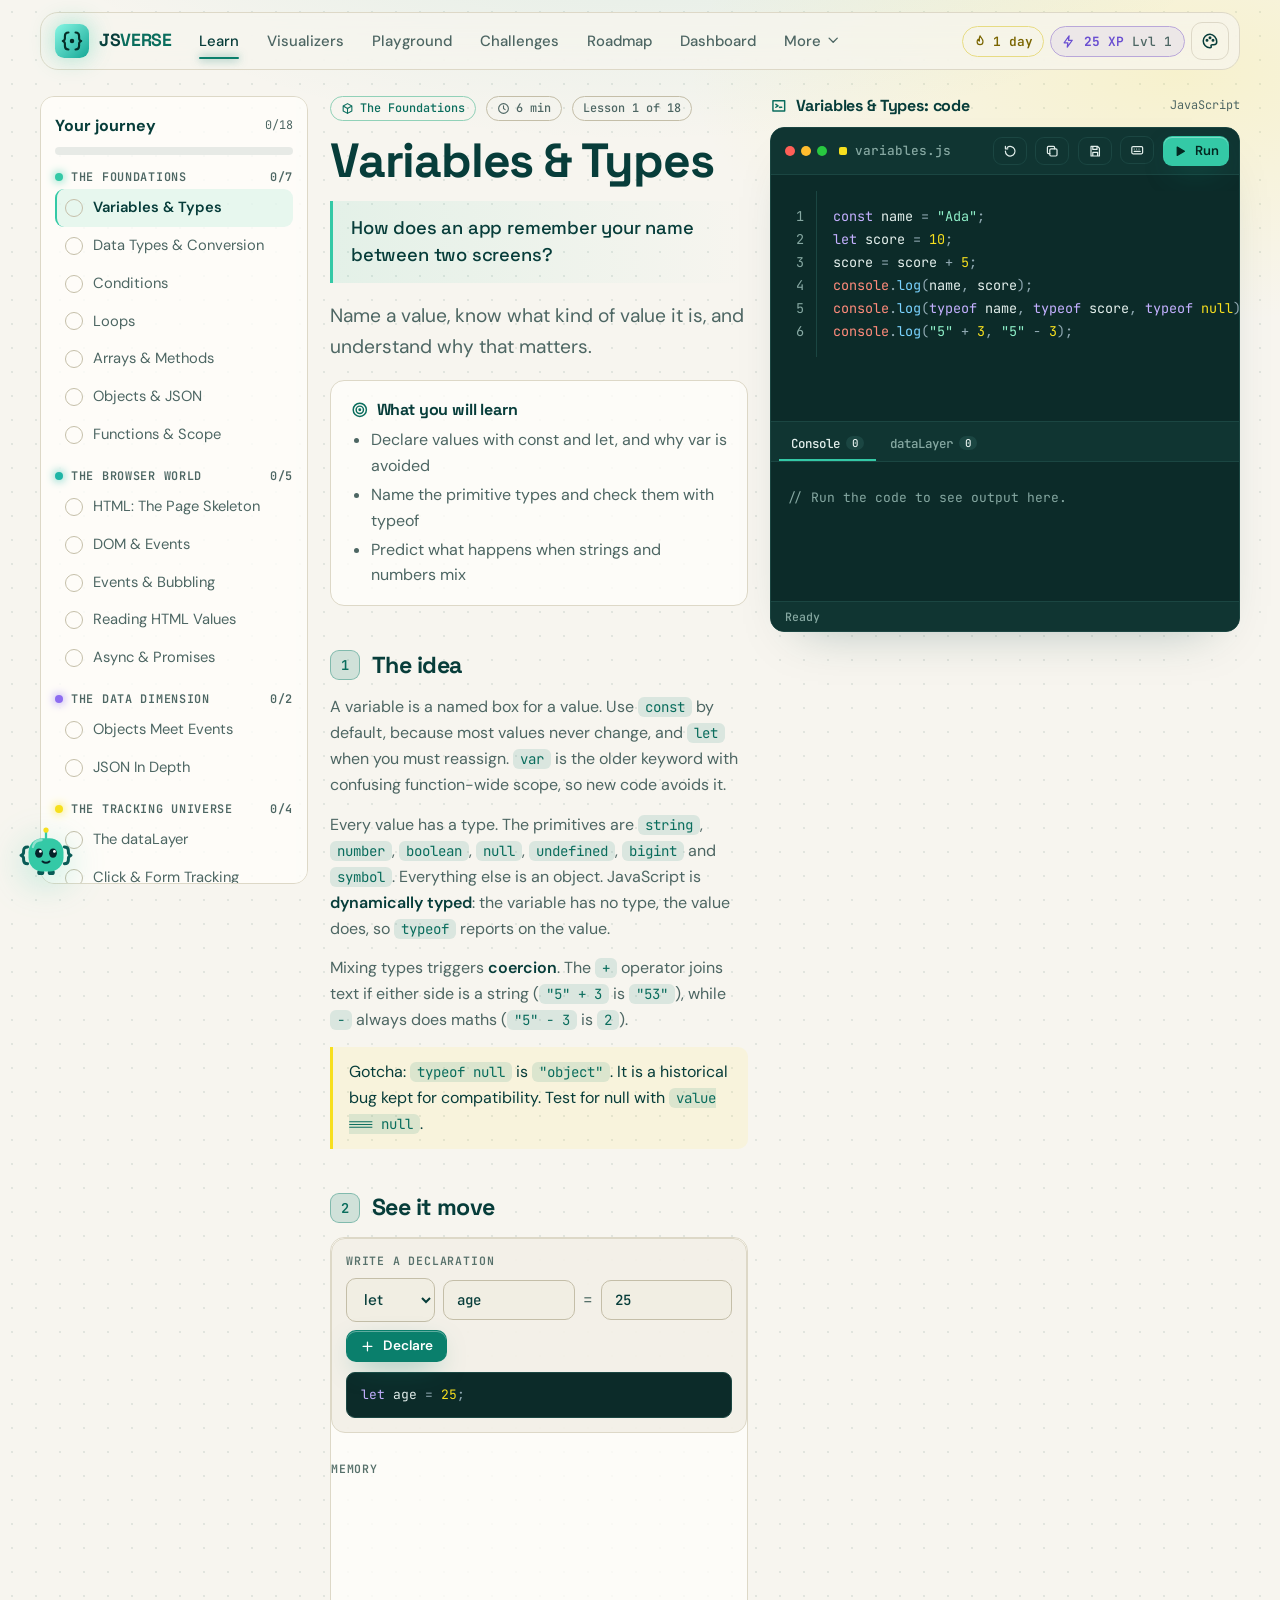
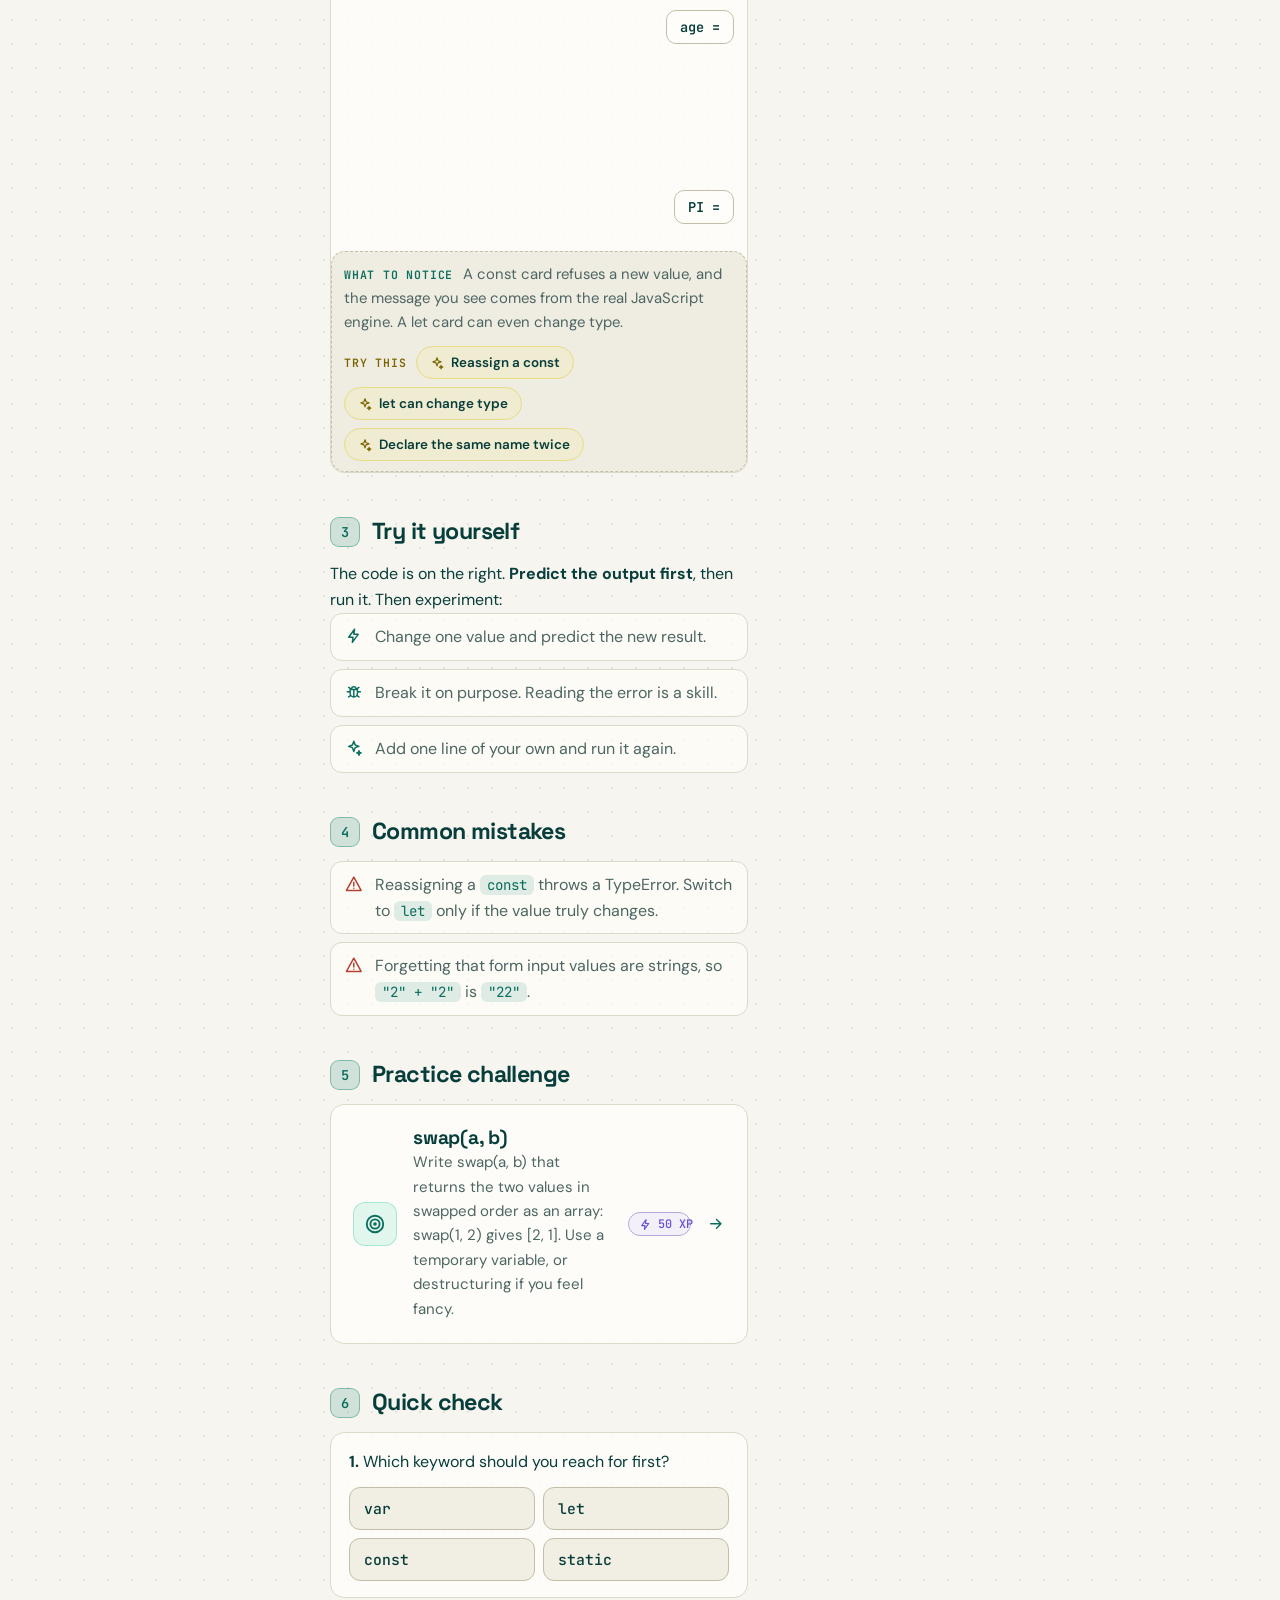
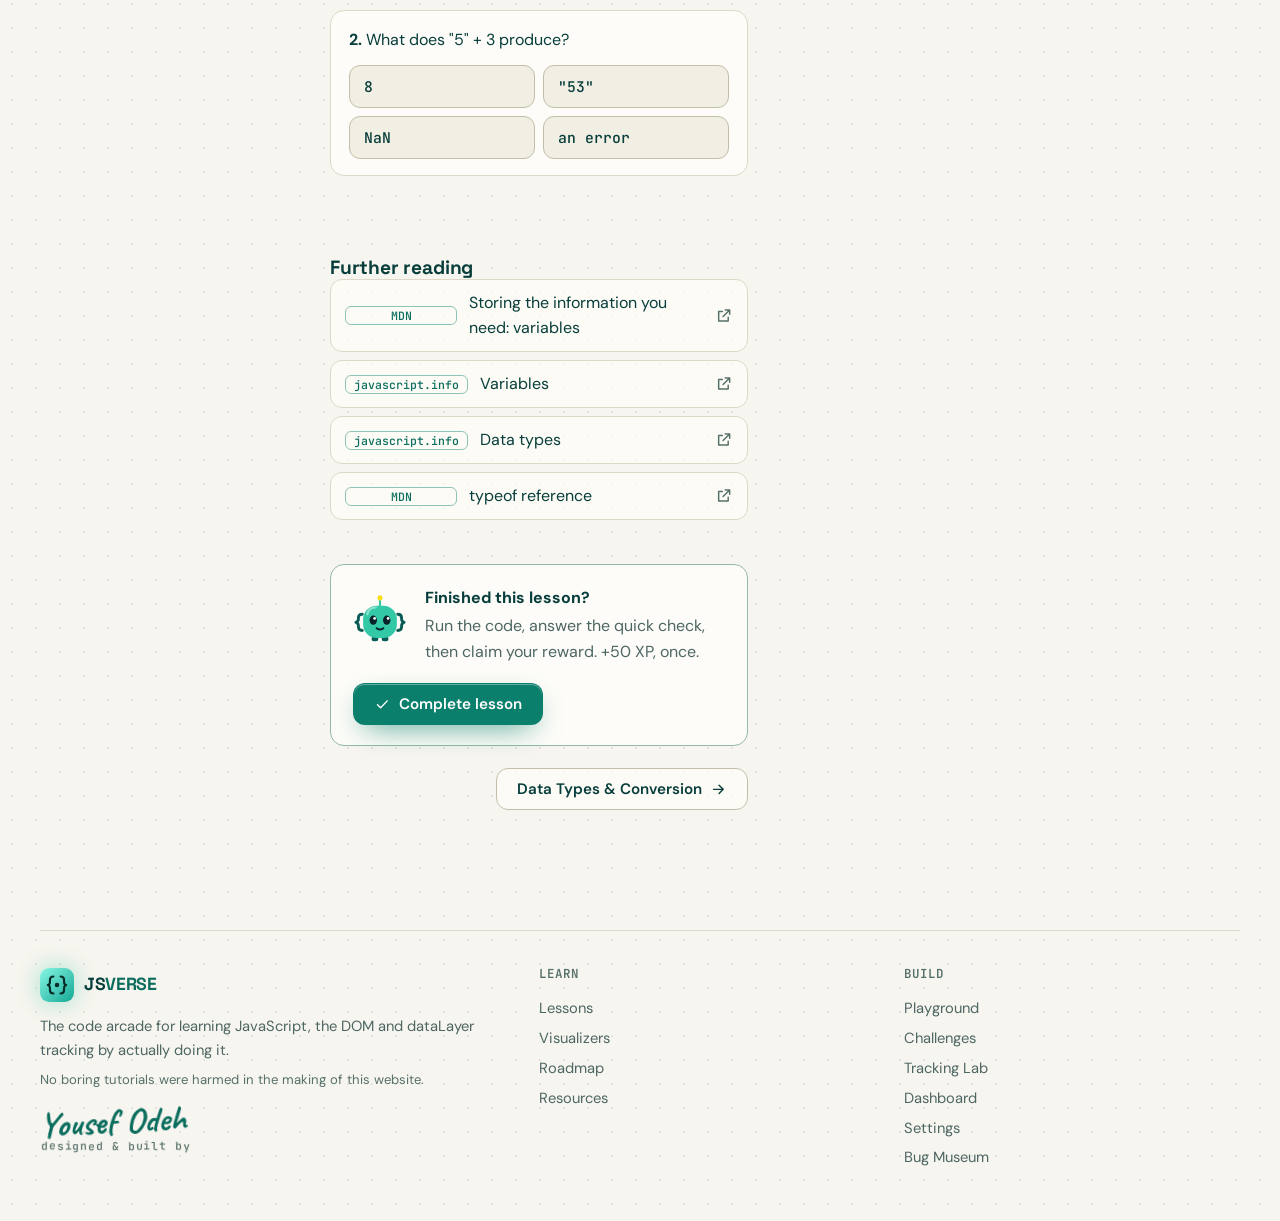
<file: lessons.html>
<!doctype html>
<html lang="en" class="no-js">
<head>
<meta charset="utf-8">
<meta name="viewport" content="width=device-width,initial-scale=1">
<title>Lessons – JSVERSE</title>
<meta name="author" content="Yousef Odeh">
<meta name="description" content="JSVERSE is an interactive playground for learning JavaScript, the DOM and dataLayer tracking by running real code.">
<meta name="theme-color" content="#08171F">
<script>try{var q=new URLSearchParams(location.search).get('theme'),t=q||JSON.parse(localStorage.getItem('jsverse:theme')||'null');t={dark:'midnight',light:'studio'}[t]||t;if(['midnight','studio','arcade'].indexOf(t)<0)t=matchMedia('(prefers-color-scheme: light)').matches?'studio':'midnight';document.documentElement.dataset.theme=t;var s=JSON.parse(localStorage.getItem('jsverse:settings')||'{}');if(s.motion===false)document.documentElement.dataset.motion='off'}catch(e){document.documentElement.dataset.theme='midnight'}</script>
<link rel="preconnect" href="https://fonts.googleapis.com">
<link rel="preconnect" href="https://fonts.gstatic.com" crossorigin>
<link href="https://fonts.googleapis.com/css2?family=Caveat:wght@700&family=DM+Sans:ital,opsz,wght@0,9..40,400;0,9..40,500;0,9..40,600;0,9..40,700&family=JetBrains+Mono:wght@400;500;600&family=Space+Grotesk:wght@400;500;600;700&display=swap" rel="stylesheet">
<link rel="icon" href="assets/logo.svg" type="image/svg+xml">
<link rel="stylesheet" href="css/main.css">
</head>
<body>
<main id="main" tabindex="-1"></main>
<noscript><p style="padding:2rem;text-align:center">JSVERSE needs JavaScript to run its interactive lessons. Please enable it.</p></noscript>
<script type="module" src="js/pages/lessons.js"></script>
</body>
</html>
</file>
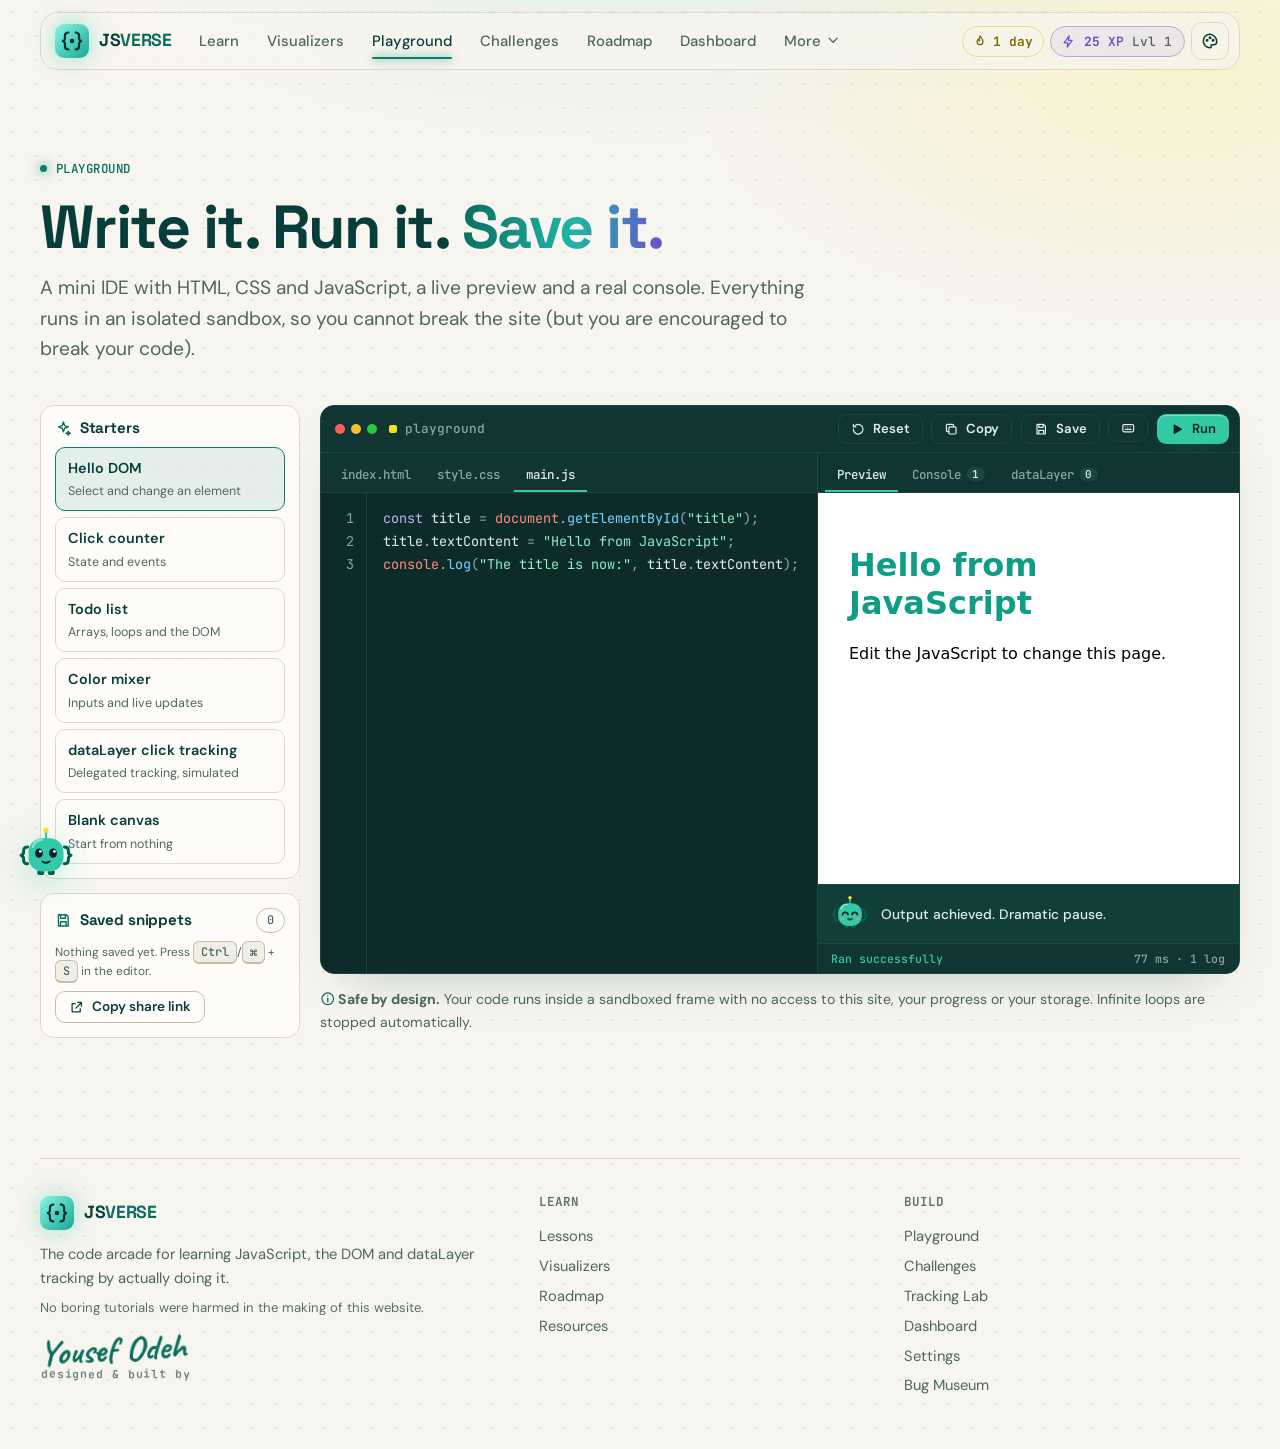
<file: playground.html>
<!doctype html>
<html lang="en" class="no-js">
<head>
<meta charset="utf-8">
<meta name="viewport" content="width=device-width,initial-scale=1">
<title>Playground – JSVERSE</title>
<meta name="author" content="Yousef Odeh">
<meta name="description" content="JSVERSE is an interactive playground for learning JavaScript, the DOM and dataLayer tracking by running real code.">
<meta name="theme-color" content="#08171F">
<script>try{var q=new URLSearchParams(location.search).get('theme'),t=q||JSON.parse(localStorage.getItem('jsverse:theme')||'null');t={dark:'midnight',light:'studio'}[t]||t;if(['midnight','studio','arcade'].indexOf(t)<0)t=matchMedia('(prefers-color-scheme: light)').matches?'studio':'midnight';document.documentElement.dataset.theme=t;var s=JSON.parse(localStorage.getItem('jsverse:settings')||'{}');if(s.motion===false)document.documentElement.dataset.motion='off'}catch(e){document.documentElement.dataset.theme='midnight'}</script>
<link rel="preconnect" href="https://fonts.googleapis.com">
<link rel="preconnect" href="https://fonts.gstatic.com" crossorigin>
<link href="https://fonts.googleapis.com/css2?family=Caveat:wght@700&family=DM+Sans:ital,opsz,wght@0,9..40,400;0,9..40,500;0,9..40,600;0,9..40,700&family=JetBrains+Mono:wght@400;500;600&family=Space+Grotesk:wght@400;500;600;700&display=swap" rel="stylesheet">
<link rel="icon" href="assets/logo.svg" type="image/svg+xml">
<link rel="stylesheet" href="css/main.css">
</head>
<body>
<main id="main" tabindex="-1"></main>
<noscript><p style="padding:2rem;text-align:center">JSVERSE needs JavaScript to run its interactive lessons. Please enable it.</p></noscript>
<script type="module" src="js/pages/playground.js"></script>
</body>
</html>
</file>
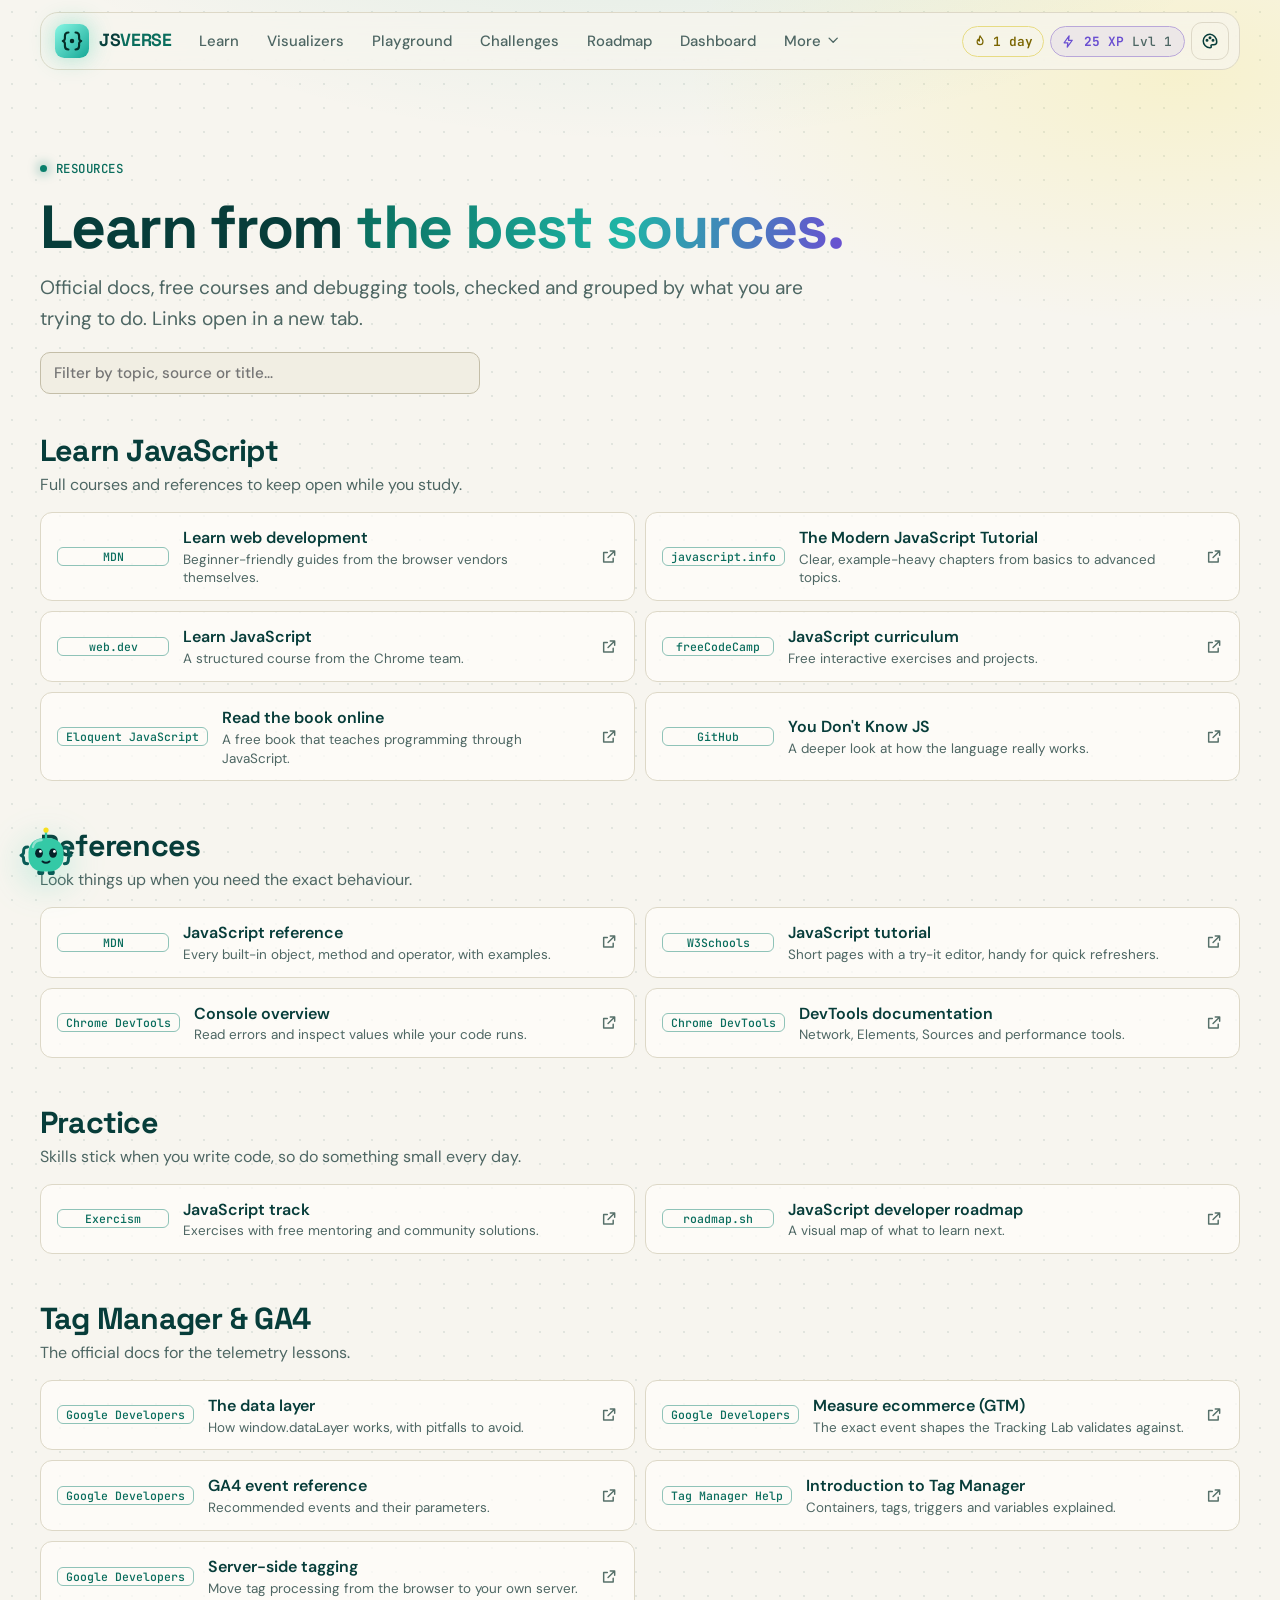
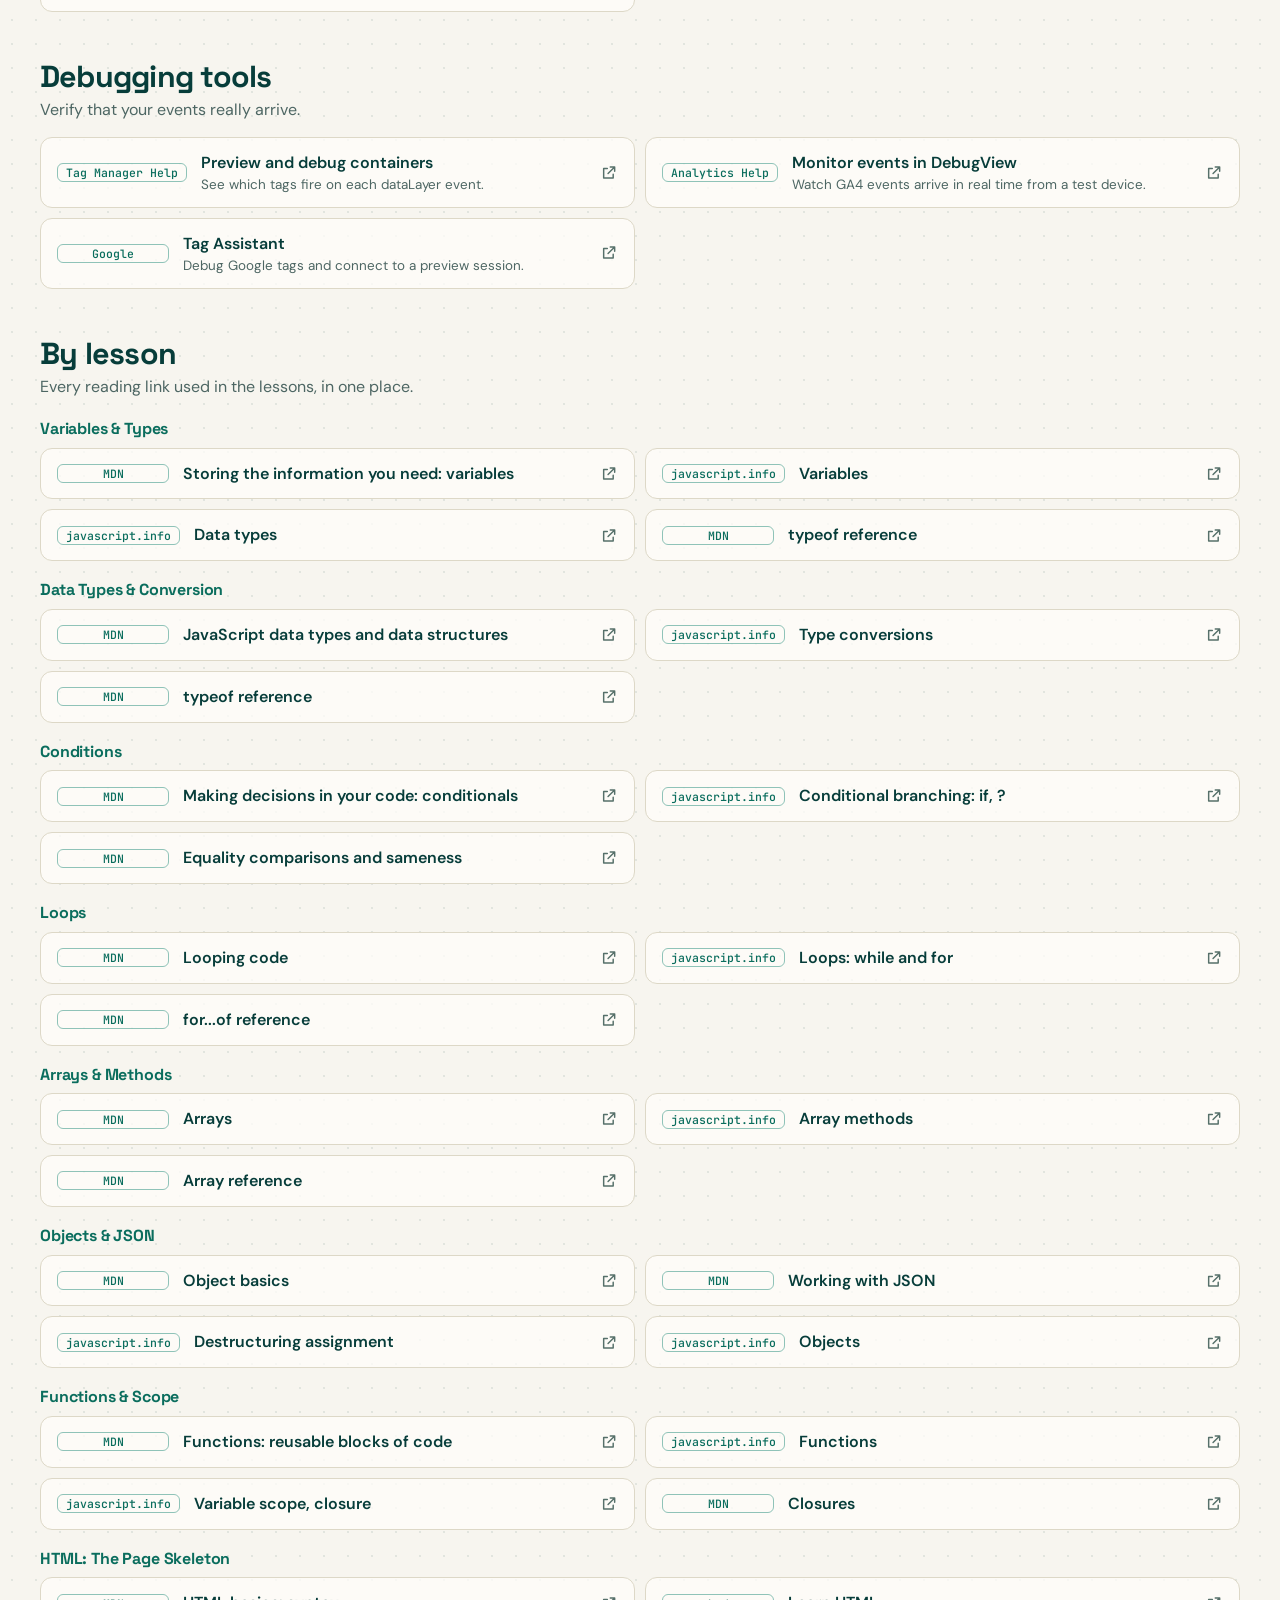
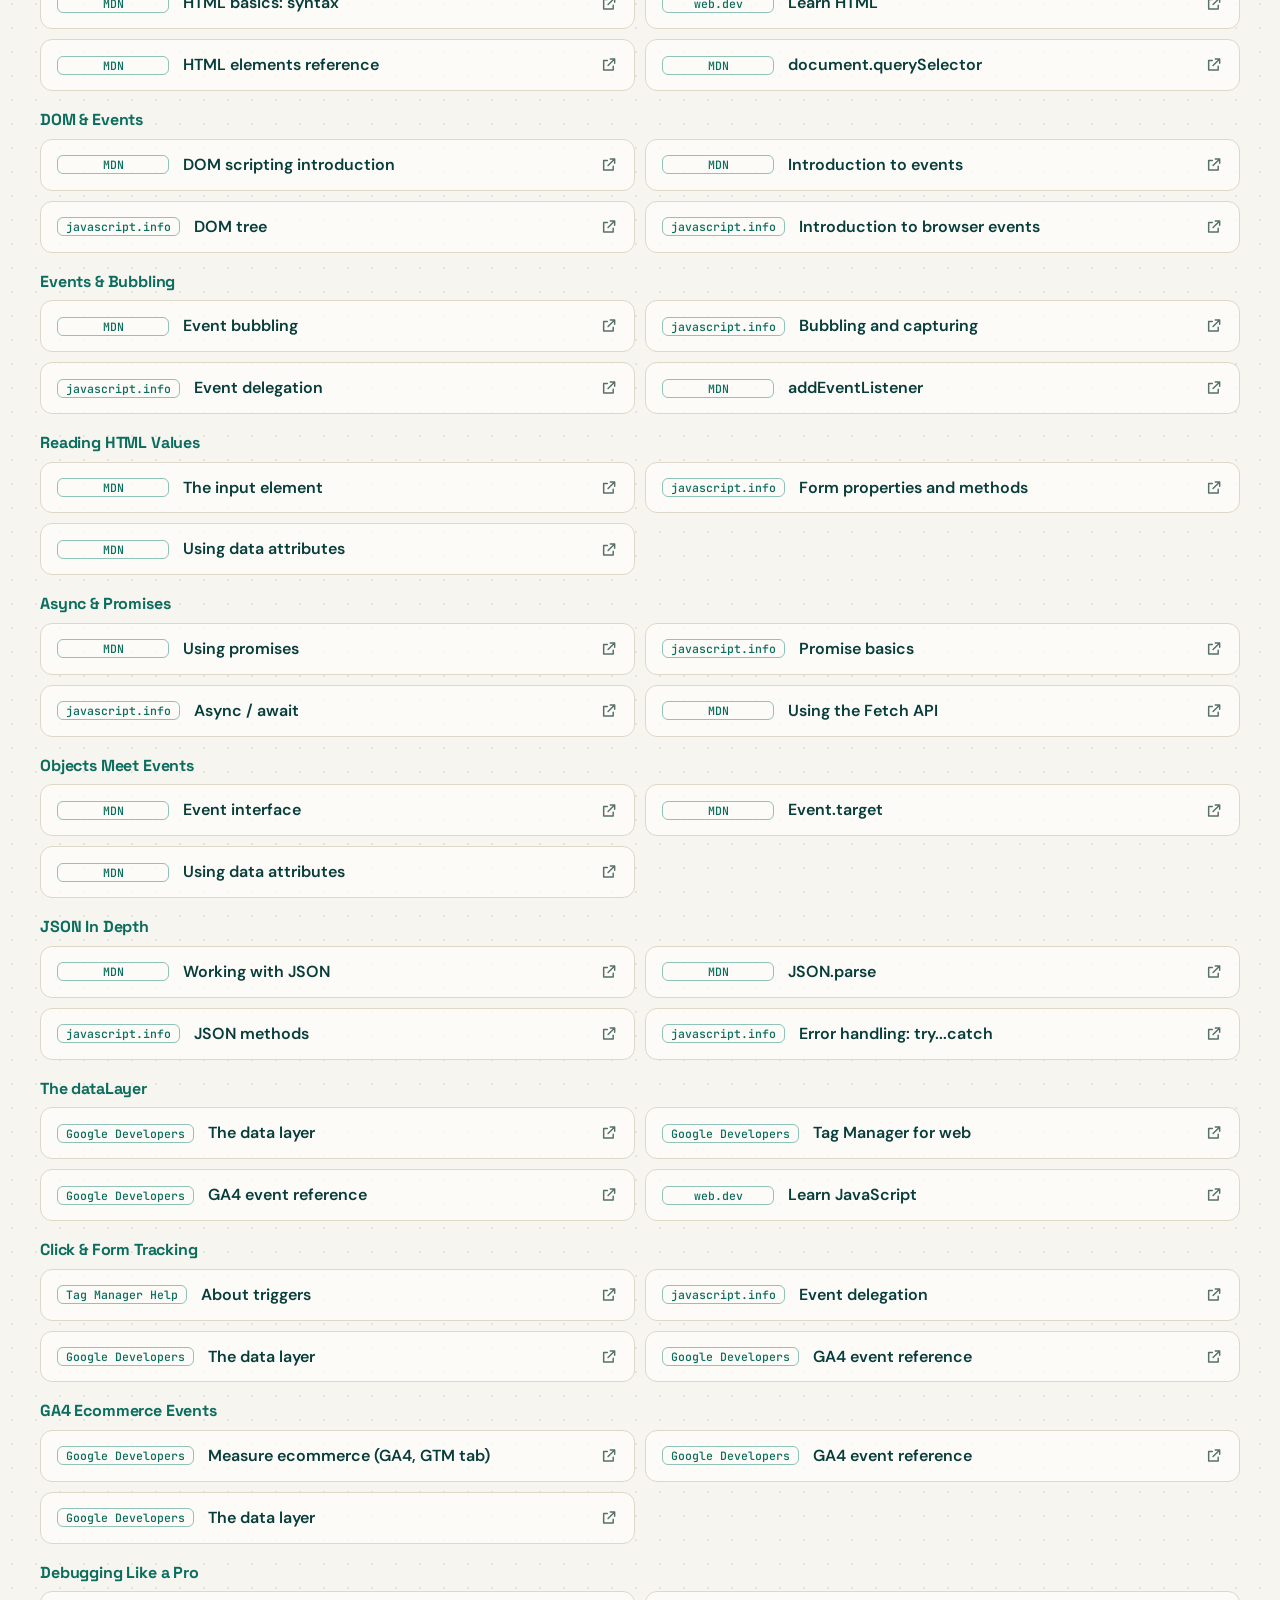
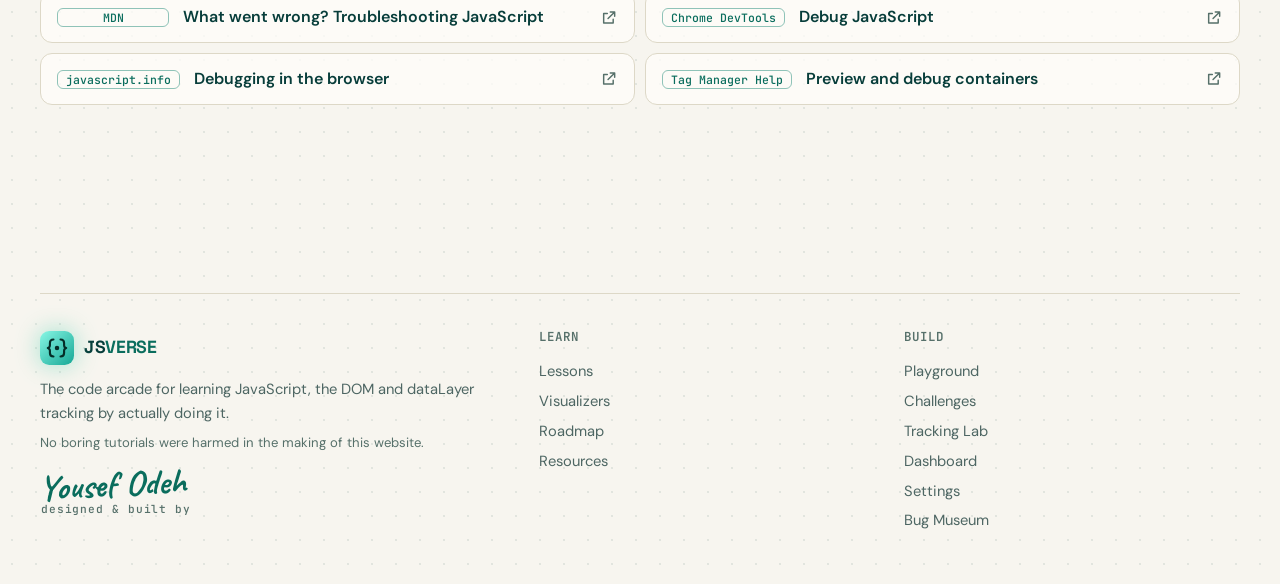
<file: resources.html>
<!doctype html>
<html lang="en" class="no-js">
<head>
<meta charset="utf-8">
<meta name="viewport" content="width=device-width,initial-scale=1">
<title>Resources – JSVERSE</title>
<meta name="author" content="Yousef Odeh">
<meta name="description" content="JSVERSE is an interactive playground for learning JavaScript, the DOM and dataLayer tracking by running real code.">
<meta name="theme-color" content="#08171F">
<script>try{var q=new URLSearchParams(location.search).get('theme'),t=q||JSON.parse(localStorage.getItem('jsverse:theme')||'null');t={dark:'midnight',light:'studio'}[t]||t;if(['midnight','studio','arcade'].indexOf(t)<0)t=matchMedia('(prefers-color-scheme: light)').matches?'studio':'midnight';document.documentElement.dataset.theme=t;var s=JSON.parse(localStorage.getItem('jsverse:settings')||'{}');if(s.motion===false)document.documentElement.dataset.motion='off'}catch(e){document.documentElement.dataset.theme='midnight'}</script>
<link rel="preconnect" href="https://fonts.googleapis.com">
<link rel="preconnect" href="https://fonts.gstatic.com" crossorigin>
<link href="https://fonts.googleapis.com/css2?family=Caveat:wght@700&family=DM+Sans:ital,opsz,wght@0,9..40,400;0,9..40,500;0,9..40,600;0,9..40,700&family=JetBrains+Mono:wght@400;500;600&family=Space+Grotesk:wght@400;500;600;700&display=swap" rel="stylesheet">
<link rel="icon" href="assets/logo.svg" type="image/svg+xml">
<link rel="stylesheet" href="css/main.css">
</head>
<body>
<main id="main" tabindex="-1"></main>
<noscript><p style="padding:2rem;text-align:center">JSVERSE needs JavaScript to run its interactive lessons. Please enable it.</p></noscript>
<script type="module" src="js/pages/resources.js"></script>
</body>
</html>
</file>
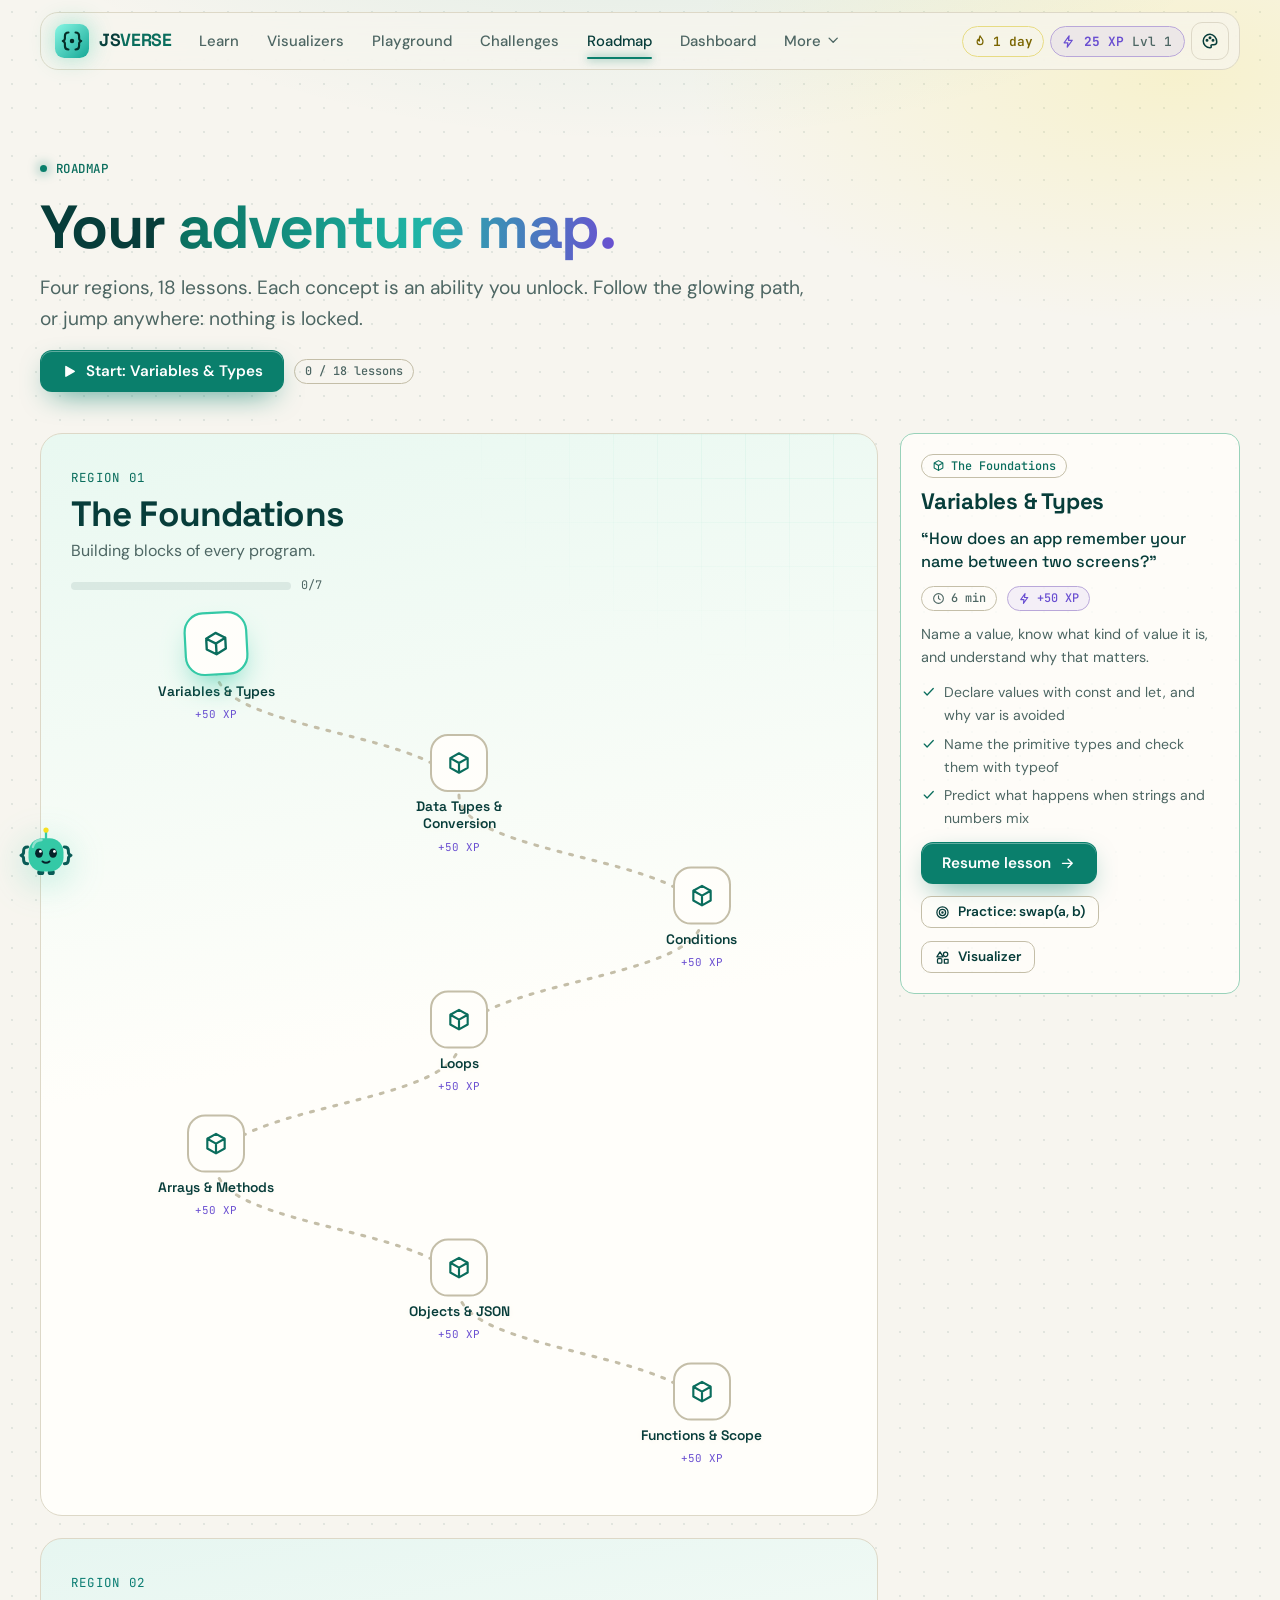
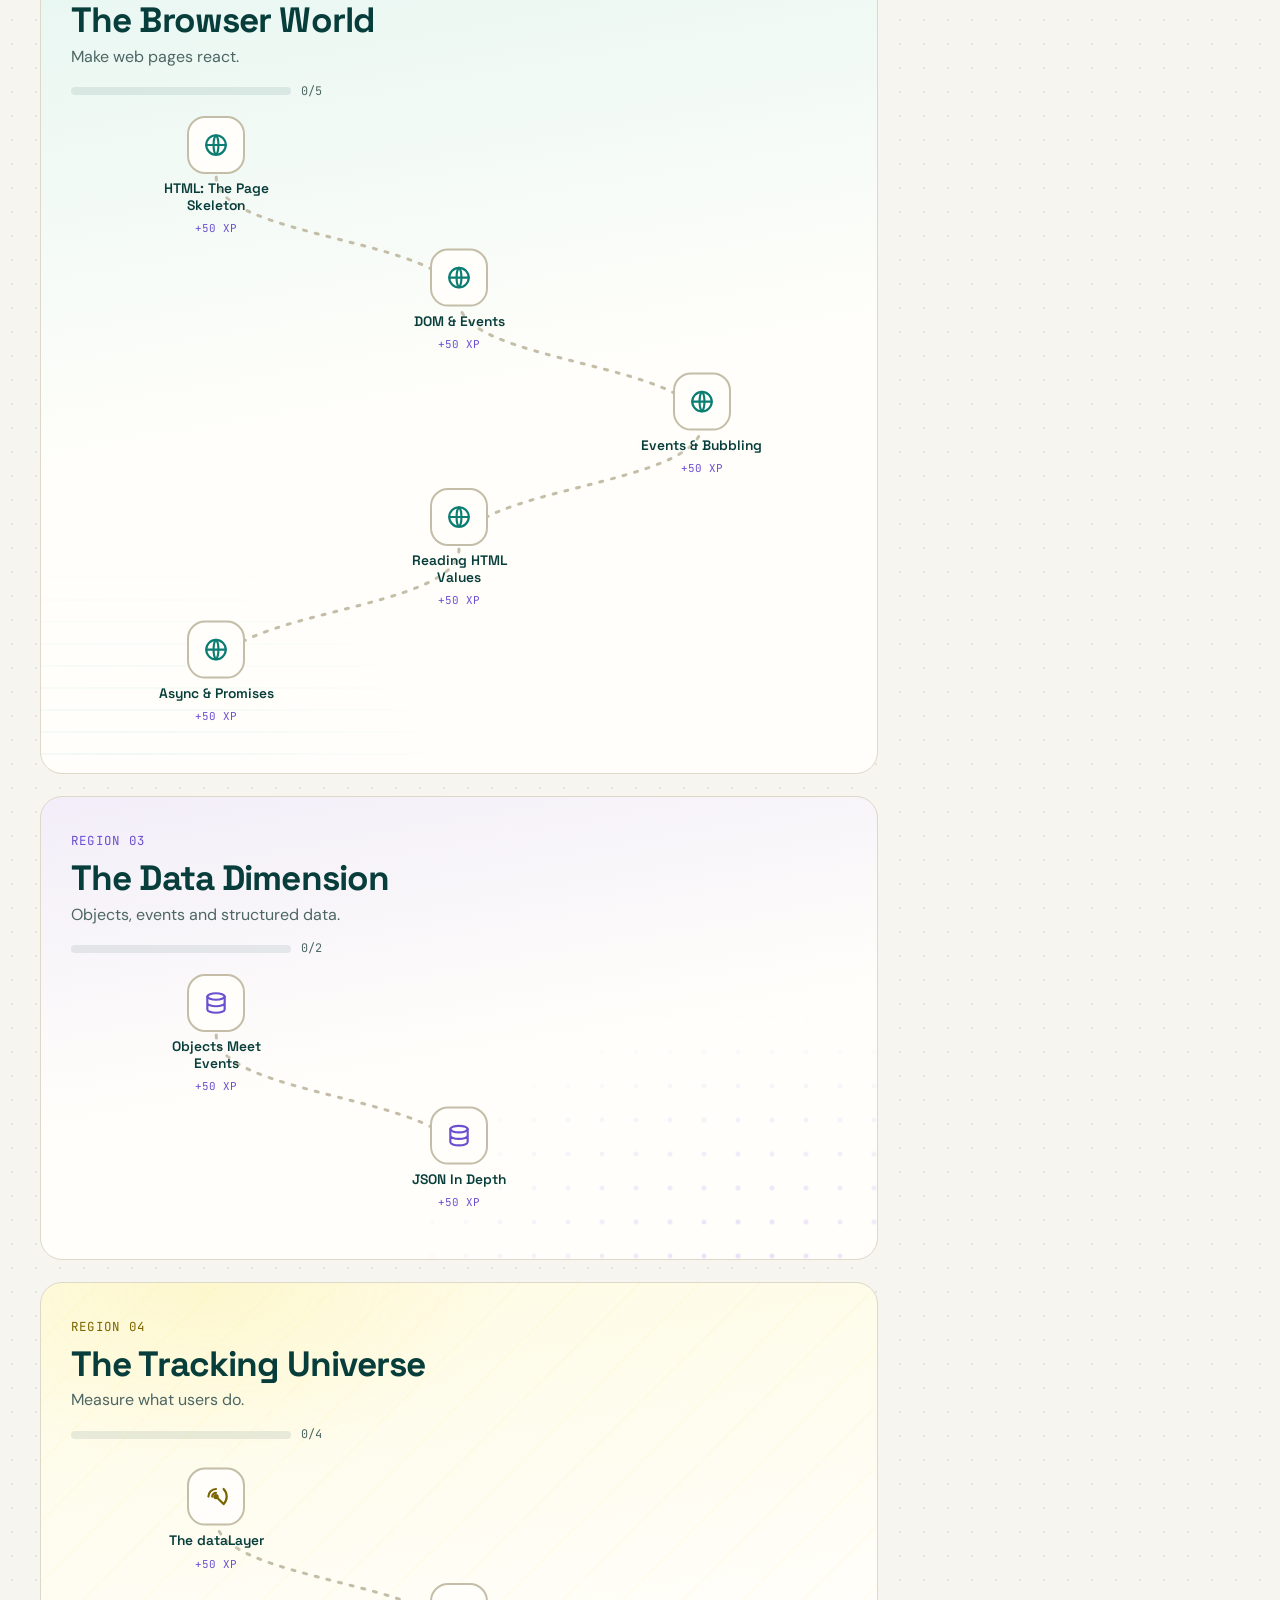
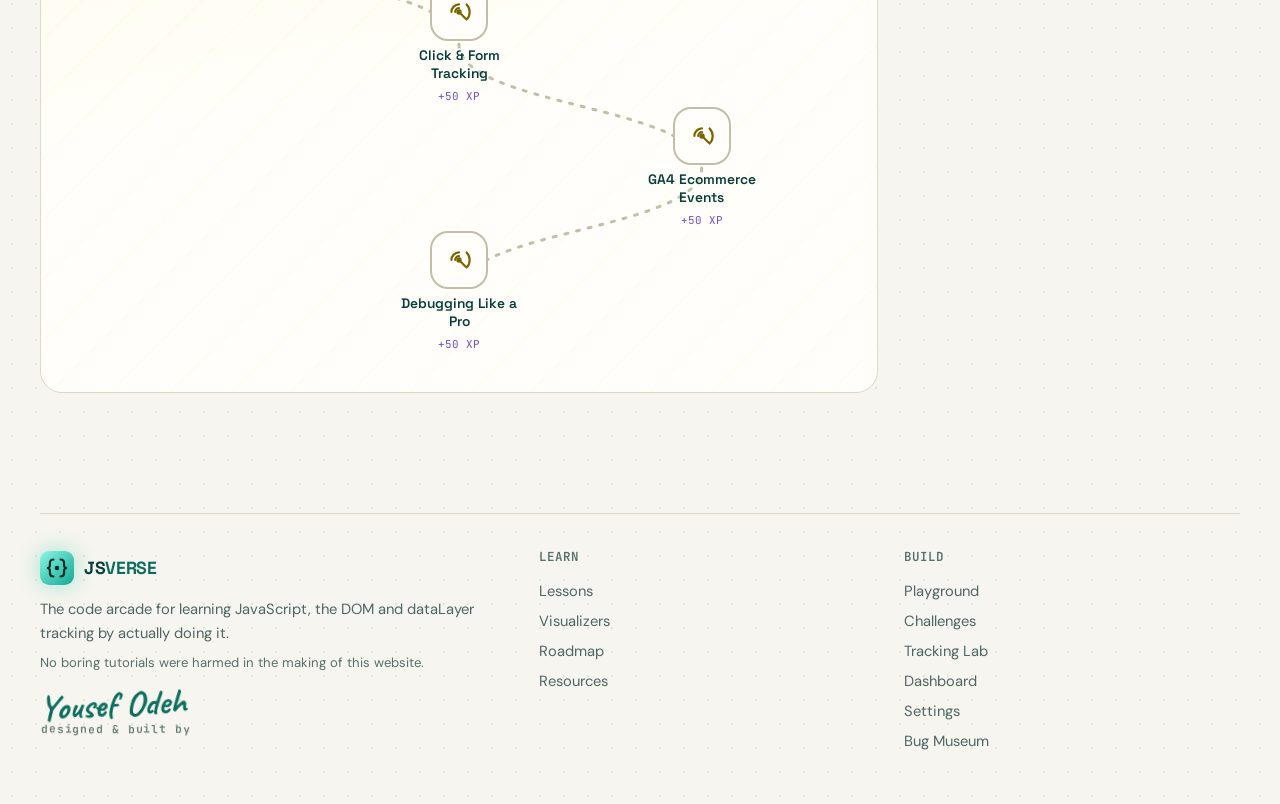
<file: roadmap.html>
<!doctype html>
<html lang="en" class="no-js">
<head>
<meta charset="utf-8">
<meta name="viewport" content="width=device-width,initial-scale=1">
<title>Roadmap – JSVERSE</title>
<meta name="author" content="Yousef Odeh">
<meta name="description" content="JSVERSE is an interactive playground for learning JavaScript, the DOM and dataLayer tracking by running real code.">
<meta name="theme-color" content="#08171F">
<script>try{var q=new URLSearchParams(location.search).get('theme'),t=q||JSON.parse(localStorage.getItem('jsverse:theme')||'null');t={dark:'midnight',light:'studio'}[t]||t;if(['midnight','studio','arcade'].indexOf(t)<0)t=matchMedia('(prefers-color-scheme: light)').matches?'studio':'midnight';document.documentElement.dataset.theme=t;var s=JSON.parse(localStorage.getItem('jsverse:settings')||'{}');if(s.motion===false)document.documentElement.dataset.motion='off'}catch(e){document.documentElement.dataset.theme='midnight'}</script>
<link rel="preconnect" href="https://fonts.googleapis.com">
<link rel="preconnect" href="https://fonts.gstatic.com" crossorigin>
<link href="https://fonts.googleapis.com/css2?family=Caveat:wght@700&family=DM+Sans:ital,opsz,wght@0,9..40,400;0,9..40,500;0,9..40,600;0,9..40,700&family=JetBrains+Mono:wght@400;500;600&family=Space+Grotesk:wght@400;500;600;700&display=swap" rel="stylesheet">
<link rel="icon" href="assets/logo.svg" type="image/svg+xml">
<link rel="stylesheet" href="css/main.css">
</head>
<body>
<main id="main" tabindex="-1"></main>
<noscript><p style="padding:2rem;text-align:center">JSVERSE needs JavaScript to run its interactive lessons. Please enable it.</p></noscript>
<script type="module" src="js/pages/roadmap.js"></script>
</body>
</html>
</file>
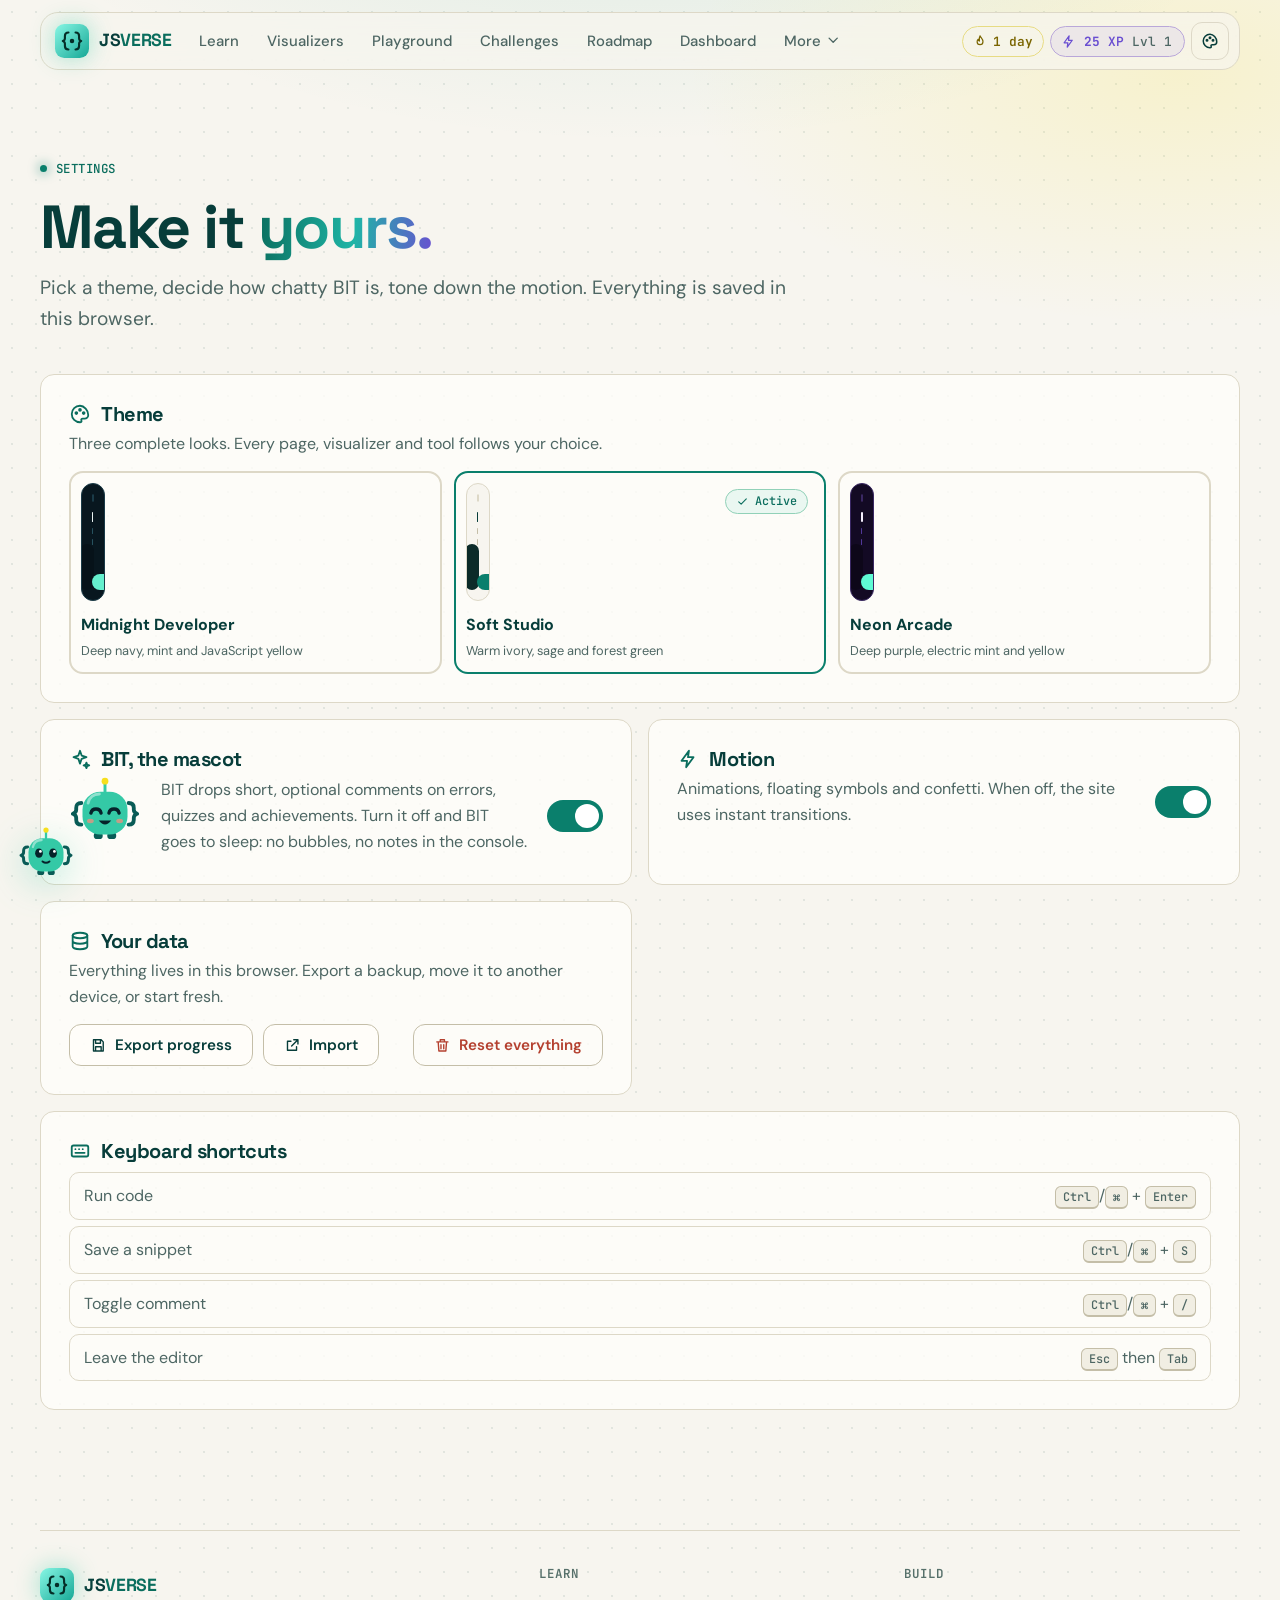
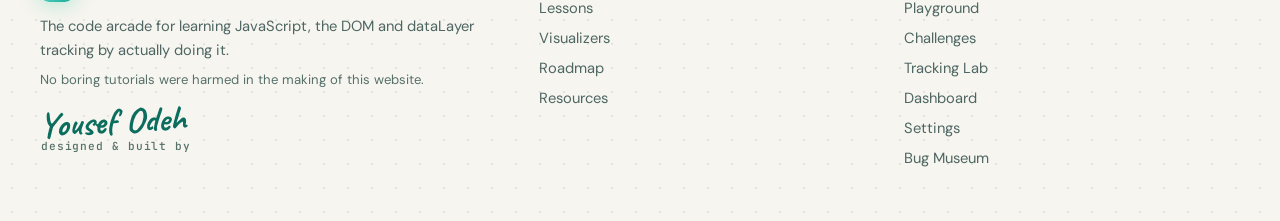
<file: settings.html>
<!doctype html>
<html lang="en" class="no-js">
<head>
<meta charset="utf-8">
<meta name="viewport" content="width=device-width,initial-scale=1">
<title>Settings – JSVERSE</title>
<meta name="author" content="Yousef Odeh">
<meta name="description" content="JSVERSE is an interactive playground for learning JavaScript, the DOM and dataLayer tracking by running real code.">
<meta name="theme-color" content="#08171F">
<script>try{var q=new URLSearchParams(location.search).get('theme'),t=q||JSON.parse(localStorage.getItem('jsverse:theme')||'null');t={dark:'midnight',light:'studio'}[t]||t;if(['midnight','studio','arcade'].indexOf(t)<0)t=matchMedia('(prefers-color-scheme: light)').matches?'studio':'midnight';document.documentElement.dataset.theme=t;var s=JSON.parse(localStorage.getItem('jsverse:settings')||'{}');if(s.motion===false)document.documentElement.dataset.motion='off'}catch(e){document.documentElement.dataset.theme='midnight'}</script>
<link rel="preconnect" href="https://fonts.googleapis.com">
<link rel="preconnect" href="https://fonts.gstatic.com" crossorigin>
<link href="https://fonts.googleapis.com/css2?family=Caveat:wght@700&family=DM+Sans:ital,opsz,wght@0,9..40,400;0,9..40,500;0,9..40,600;0,9..40,700&family=JetBrains+Mono:wght@400;500;600&family=Space+Grotesk:wght@400;500;600;700&display=swap" rel="stylesheet">
<link rel="icon" href="assets/logo.svg" type="image/svg+xml">
<link rel="stylesheet" href="css/main.css">
</head>
<body>
<main id="main" tabindex="-1"></main>
<noscript><p style="padding:2rem;text-align:center">JSVERSE needs JavaScript to run its interactive lessons. Please enable it.</p></noscript>
<script type="module" src="js/pages/settings.js"></script>
</body>
</html>
</file>
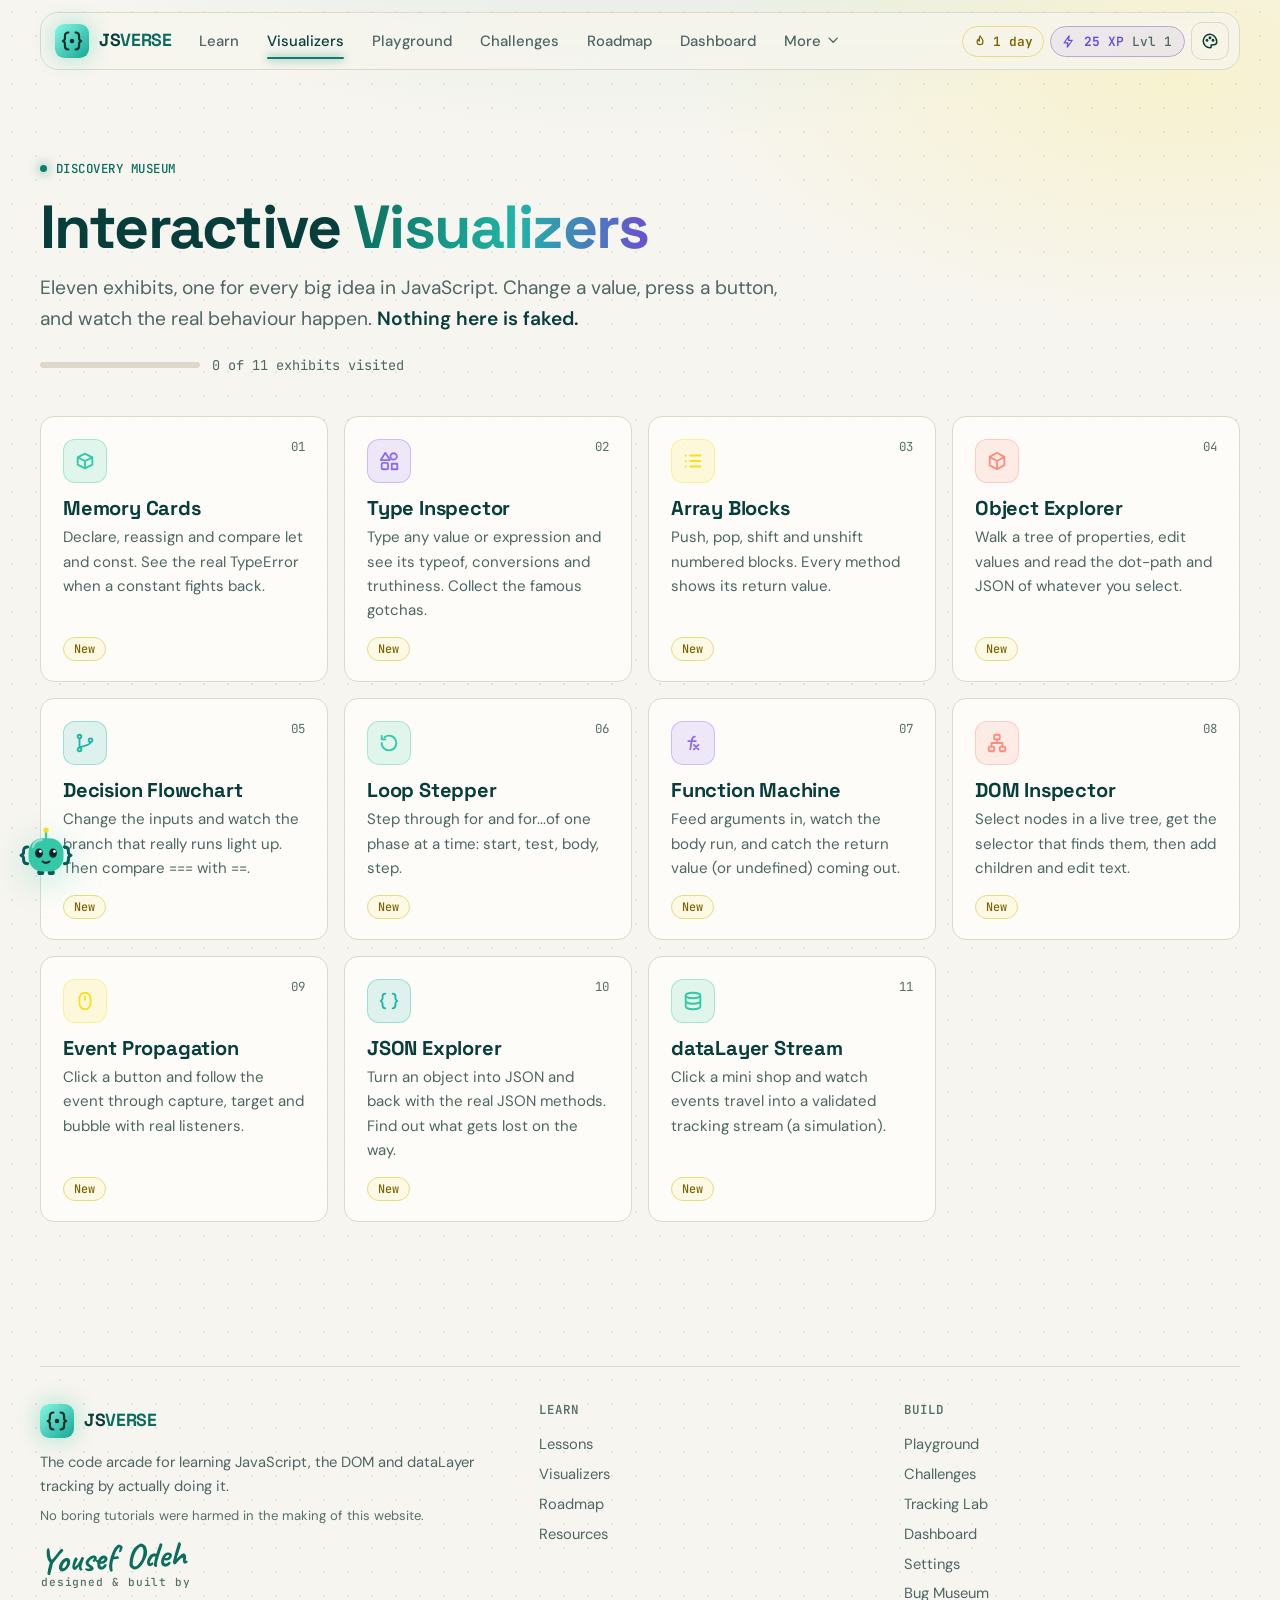
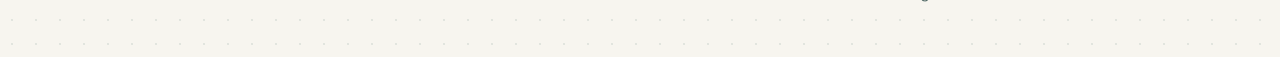
<file: visualizers.html>
<!doctype html>
<html lang="en" class="no-js">
<head>
<meta charset="utf-8">
<meta name="viewport" content="width=device-width,initial-scale=1">
<title>Visualizers – JSVERSE</title>
<meta name="author" content="Yousef Odeh">
<meta name="description" content="JSVERSE is an interactive playground for learning JavaScript, the DOM and dataLayer tracking by running real code.">
<meta name="theme-color" content="#08171F">
<script>try{var q=new URLSearchParams(location.search).get('theme'),t=q||JSON.parse(localStorage.getItem('jsverse:theme')||'null');t={dark:'midnight',light:'studio'}[t]||t;if(['midnight','studio','arcade'].indexOf(t)<0)t=matchMedia('(prefers-color-scheme: light)').matches?'studio':'midnight';document.documentElement.dataset.theme=t;var s=JSON.parse(localStorage.getItem('jsverse:settings')||'{}');if(s.motion===false)document.documentElement.dataset.motion='off'}catch(e){document.documentElement.dataset.theme='midnight'}</script>
<link rel="preconnect" href="https://fonts.googleapis.com">
<link rel="preconnect" href="https://fonts.gstatic.com" crossorigin>
<link href="https://fonts.googleapis.com/css2?family=Caveat:wght@700&family=DM+Sans:ital,opsz,wght@0,9..40,400;0,9..40,500;0,9..40,600;0,9..40,700&family=JetBrains+Mono:wght@400;500;600&family=Space+Grotesk:wght@400;500;600;700&display=swap" rel="stylesheet">
<link rel="icon" href="assets/logo.svg" type="image/svg+xml">
<link rel="stylesheet" href="css/main.css">
</head>
<body>
<main id="main" tabindex="-1"></main>
<noscript><p style="padding:2rem;text-align:center">JSVERSE needs JavaScript to run its interactive lessons. Please enable it.</p></noscript>
<script type="module" src="js/pages/visualizers.js"></script>
</body>
</html>
</file>
<file: css/main.css>
@import "base.css";
@import "layout.css";
@import "components.css";
@import "pages.css";
@import "viz.css";
@import "arena.css";
@import "lab.css";
</file>
